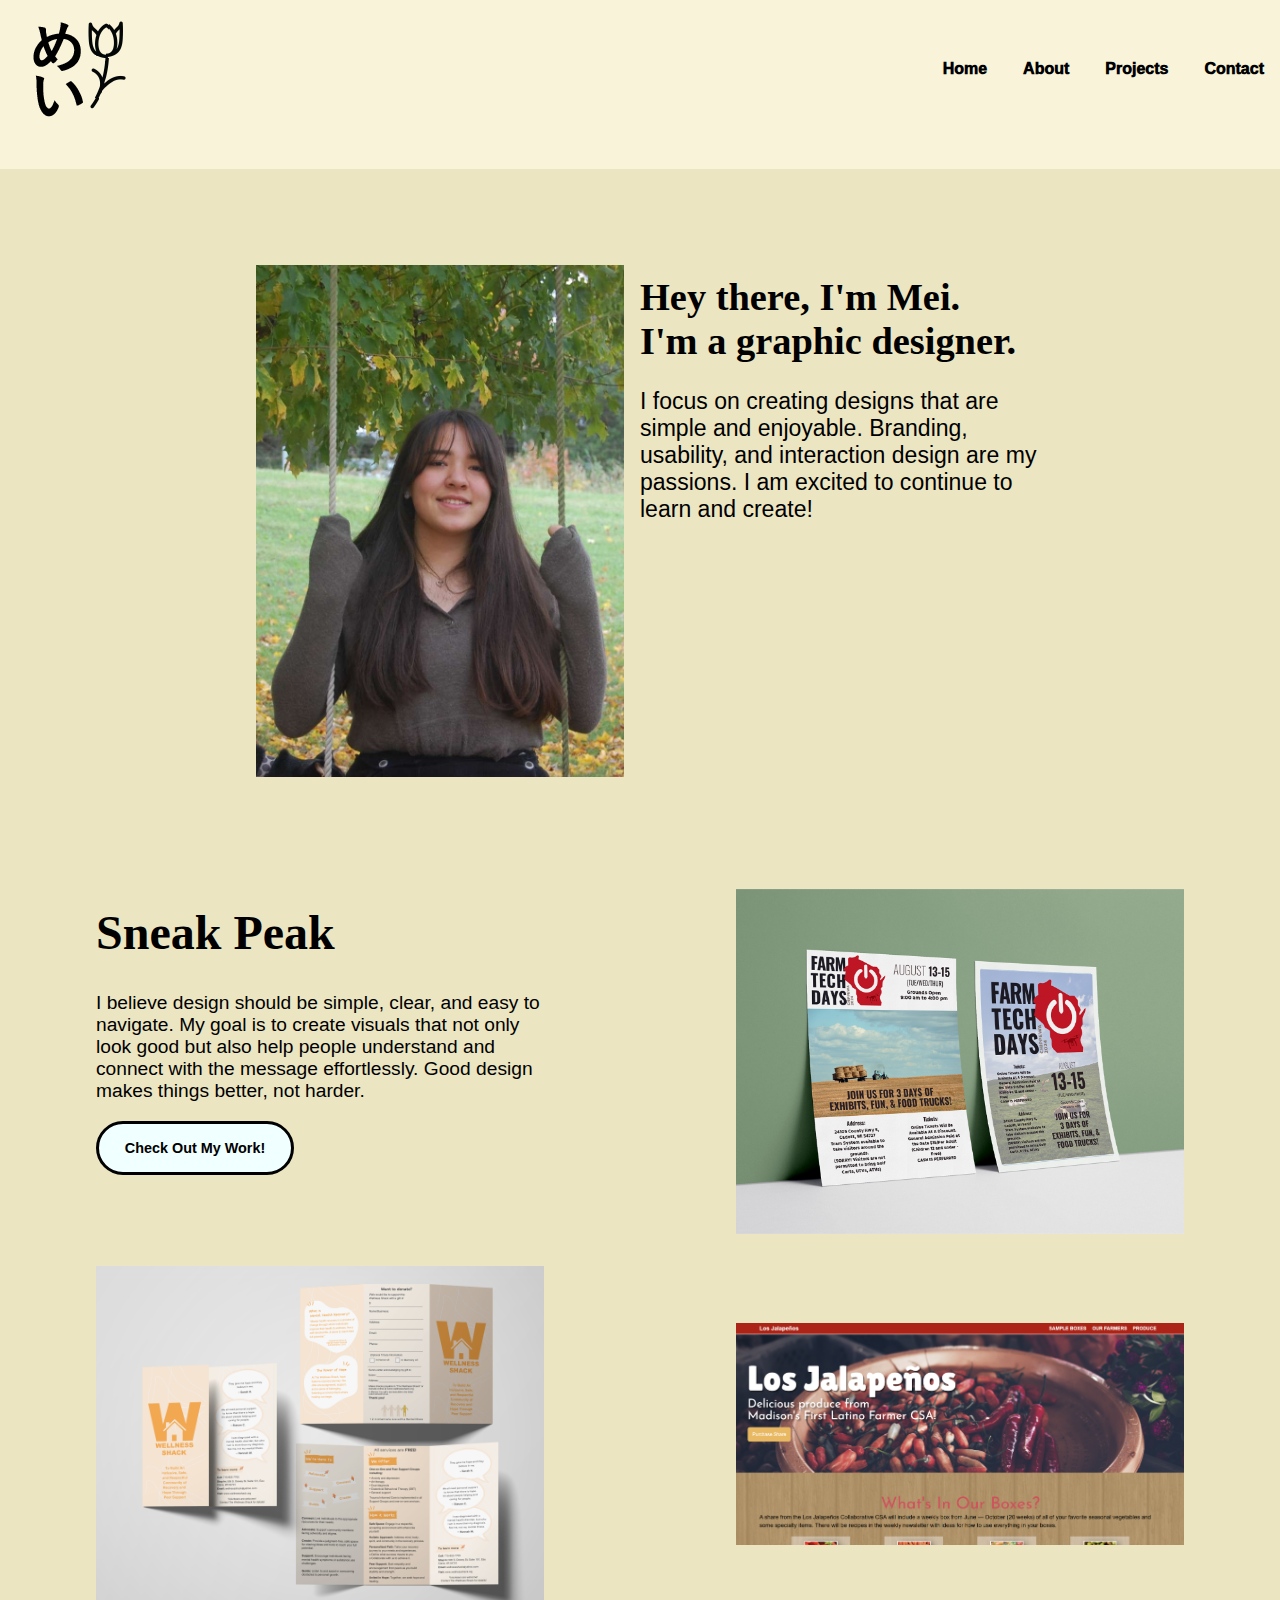
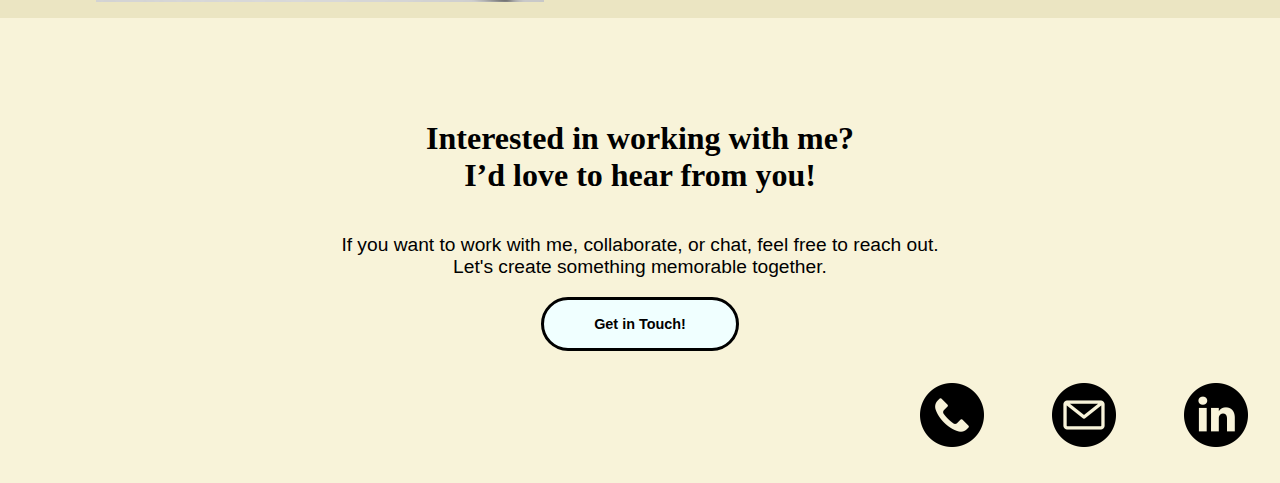
<file: index.html>
<!DOCTYPE html>
<html lang="en">
<head>
    <meta charset="UTF-8">
    <meta name="viewport" content="width=device-width, initial-scale=1.0">
    <title>Mei Rose Portfolio</title>
    <link rel="stylesheet" href="styles.css">
    <link rel="preconnect" href="https://fonts.googleapis.com">
<link rel="preconnect" href="https://fonts.gstatic.com" crossorigin>
<link href="https://fonts.googleapis.com/css2?family=Montserrat:ital,wght@0,100..900;1,100..900&display=swap" rel="stylesheet">
</head>
<body>
    <header>
        <img src="images/logo.png" alt="Mei's Logo">
        <nav>
            <a href="index.html">Home</a>
        <a href="about.html">About</a>
        <a href="Projects.html">Projects</a>
        <a href="contact.html">Contact</a>
        </nav>
    </header>

        <main>
            <div class="Hello">
            <img src="images/Mei.jpg" alt="Photo of Mei" class="Mei">
            <div class="me">
            <div><h1>Hey there, I'm Mei. <br> I'm a graphic designer.</h1>
            <p>
                I focus on creating designs that are simple and enjoyable. Branding, usability, and interaction design are my passions. I am excited to continue to learn and create!
            </p>
        </div>
        </div>
        </div>
        <div class="Work">
            <div><h1>Sneak Peak</h1>
            <div class="first-paragraph">
                <p >I believe design should be simple, clear, and easy to navigate. My goal is to create visuals that not only look good but also help people understand and connect with the message effortlessly. Good design makes things better, not harder.</p>
                <div class="actions">
                    <a href="projects.html" class="button">Check Out My Work!</a>
                </div>
            </div>
        </div>
            <img src="images/FTD.png" alt="Farm Tech days Flyers">
            <img src="images/Wellness-shack.jpg" alt="Wellness Shack Pamphlet">
            <img src="images/los-jalapenos.png" alt="Website design">
            <div class="bottom-paragraph">
                <p >I believe design should be simple, clear, and easy to navigate. My goal is to create visuals that not only look good but also help people understand and connect with the message effortlessly. Good design makes things better, not harder.</p>
                <div class="actions">
                    <a href="projects.html" class="button">Check Out My Work!</a>
                </div>
            </div>
        </div>
        
        </main>
        <footer>
            <h1>Interested in working with me? <br>
                I’d love to hear from you!</h1>
                
                <p class="chat">If you want to work with me, collaborate, or chat, feel free to reach out. <br>
                    Let's create something memorable together.</p>
                    <a href="contact.html" class="touch">Get in Touch!</a>
                    <div class="socials">
                    <a href="tel:715-553-2022"><img src="images/phone-call.png" alt="Call me"></a>  
        <a href="mailto:rosem9298@uwec.edu"><img src="images/email.png" alt="email us"></a>
        <a href="https://www.linkedin.com/in/mei-rose/"><img src="images/linkedin.png" alt="Linkedin"></a>
    </div>
        </footer>
        
</body>
</html>
</file>
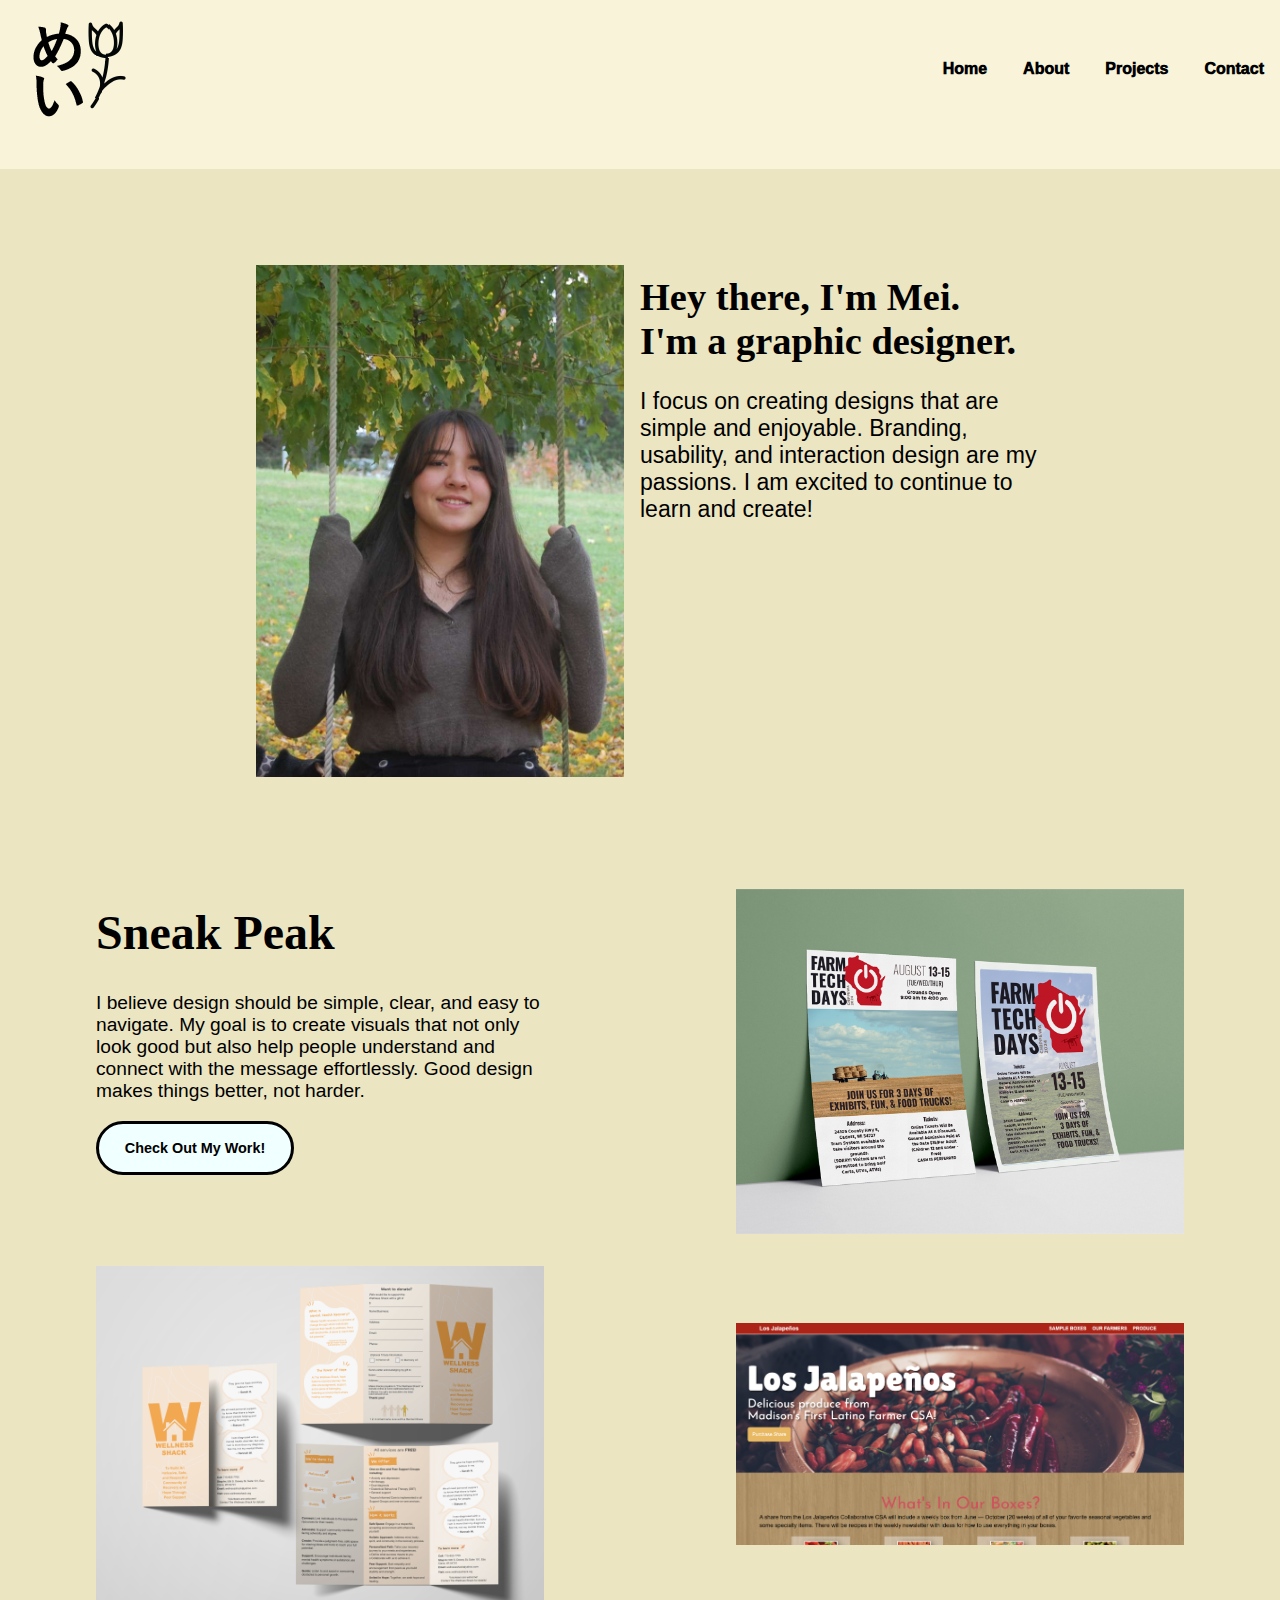
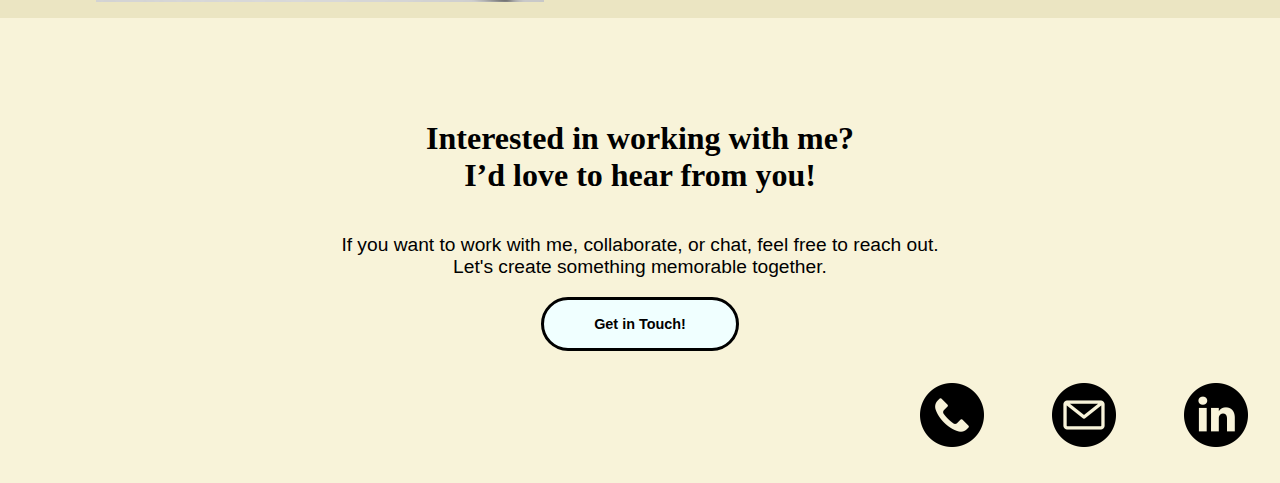
<file: Portfolio/index.html>
<!DOCTYPE html>
<html lang="en">
<head>
    <meta charset="UTF-8">
    <meta name="viewport" content="width=device-width, initial-scale=1.0">
    <title>Mei Rose Portfolio</title>
    <link rel="stylesheet" href="styles.css">
    <link rel="preconnect" href="https://fonts.googleapis.com">
<link rel="preconnect" href="https://fonts.gstatic.com" crossorigin>
<link href="https://fonts.googleapis.com/css2?family=Montserrat:ital,wght@0,100..900;1,100..900&display=swap" rel="stylesheet">
</head>
<body>
    <header>
        <img src="images/logo.png" alt="Mei's Logo">
        <nav>
            <a href="home.html">Home</a>
        <a href="about.html">About</a>
        <a href="Projects">Projects</a>
        <a href="contact.html">Contact</a>
        </nav>
    </header>

        <main>
            <div class="Hello">
            <img src="images/Mei.jpg" alt="Photo of Mei" class="Mei">
            <div class="about">
            <div><h1>Hey there, I'm Mei. <br> I'm a graphic designer.</h1>
            <p>
                I focus on creating designs that are simple and enjoyable. Branding, usability, and interaction design are my passions. I am excited to continue to learn and create!
            </p>
        </div>
        </div>
        </div>
        <div class="Work">
            <div><h1>Sneak Peak</h1>
            <div class="first-paragraph">
                <p >I believe design should be simple, clear, and easy to navigate. My goal is to create visuals that not only look good but also help people understand and connect with the message effortlessly. Good design makes things better, not harder.</p>
                <div class="actions">
                    <a href="projects.html" class="button">Check Out My Work!</a>
                </div>
            </div>
        </div>
            <img src="images/FTD.png" alt="Farm Tech days Flyers">
            <img src="images/Wellness-shack.jpg" alt="Wellness Shack Pamphlet">
            <img src="images/los-jalapenos.png" alt="Website design">
            <div class="bottom-paragraph">
                <p >I believe design should be simple, clear, and easy to navigate. My goal is to create visuals that not only look good but also help people understand and connect with the message effortlessly. Good design makes things better, not harder.</p>
                <div class="actions">
                    <a href="projects.html" class="button">Check Out My Work!</a>
                </div>
            </div>
        </div>
        
        </main>
        <footer>
            <h1>Interested in working with me? <br>
                I’d love to hear from you!</h1>
                
                <p class="chat">If you want to work with me, collaborate, or chat, feel free to reach out. <br>
                    Let's create something memorable together.</p>
                    <a href="contact.html" class="touch">Get in Touch!</a>
                    <div class="socials">
                    <a href="tel:715-553-2022"><img src="images/phone-call.png" alt="Call me"></a>  
        <a href="mailto:rosem9298@uwec.edu"><img src="images/email.png" alt="email us"></a>
        <a href="https://www.linkedin.com/in/mei-rose/"><img src="images/linkedin.png" alt="Linkedin"></a>
    </div>
        </footer>
        
</body>
</html>
</file>
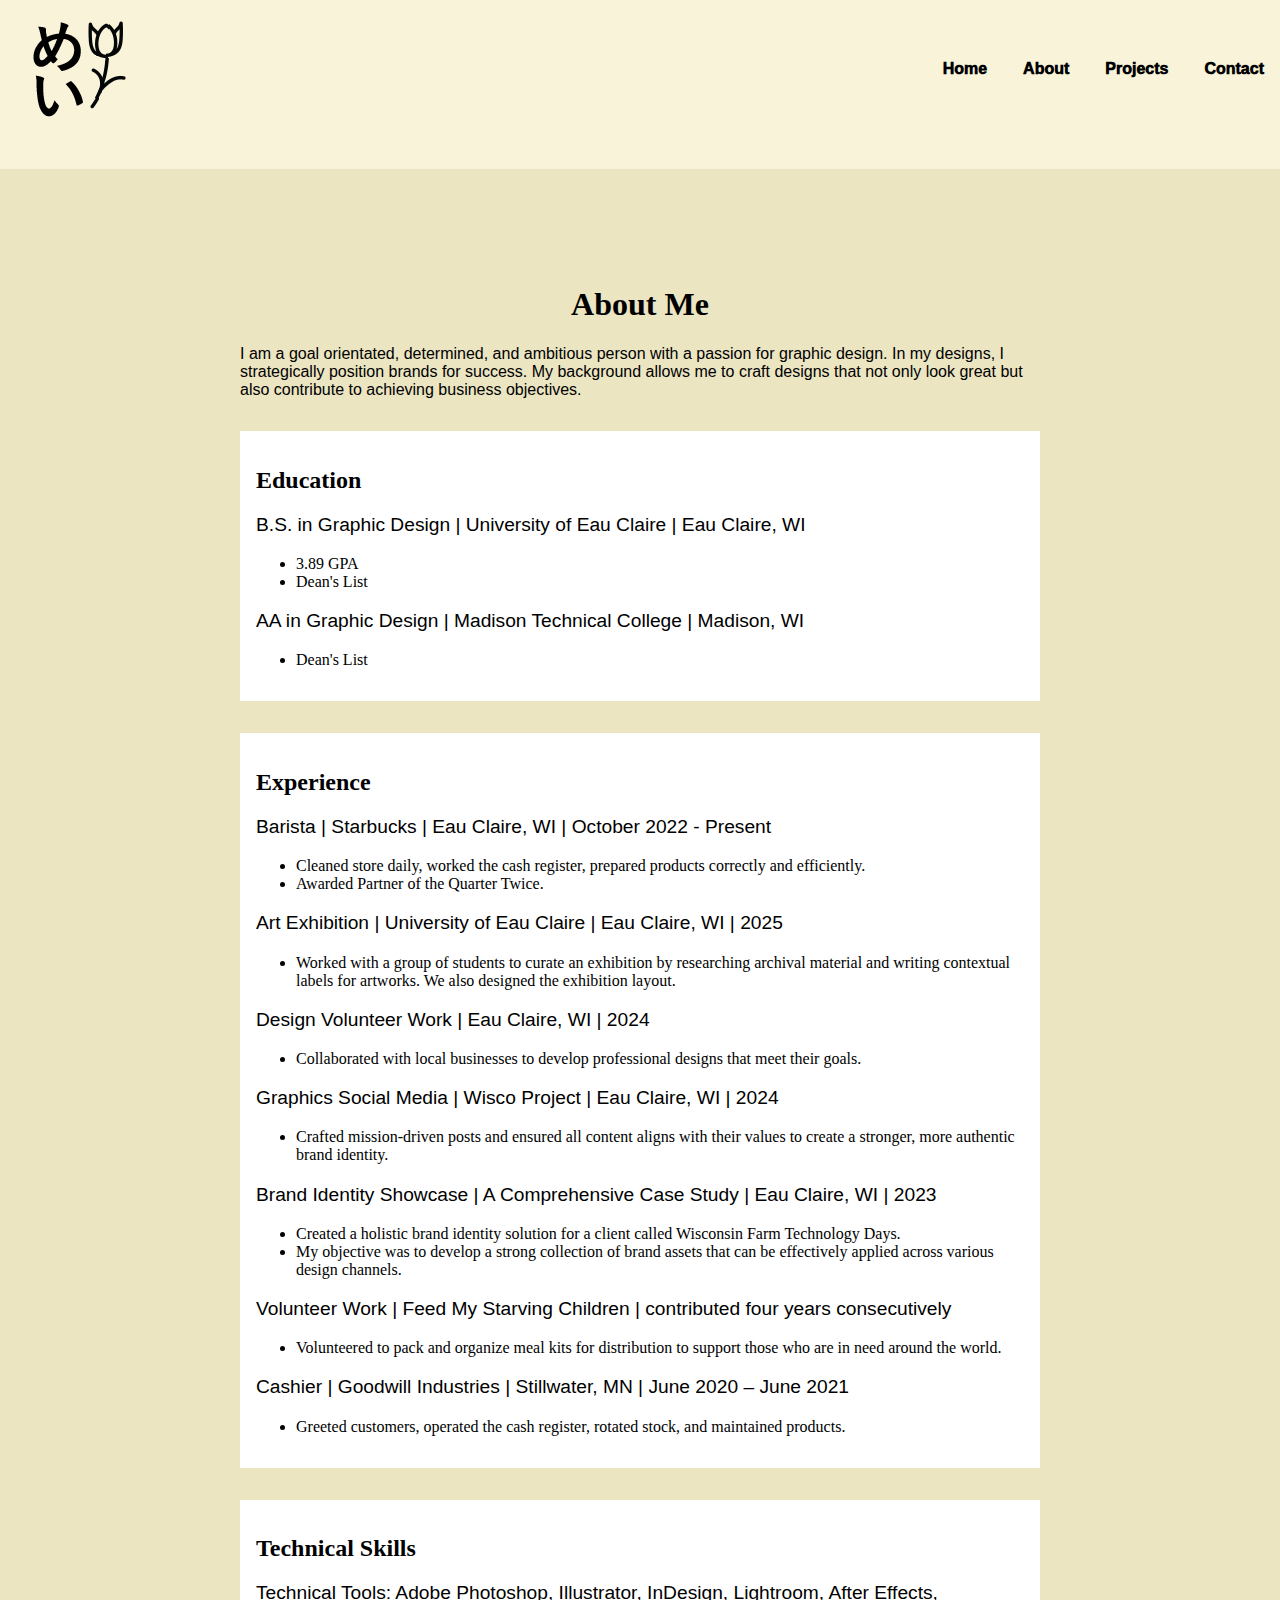
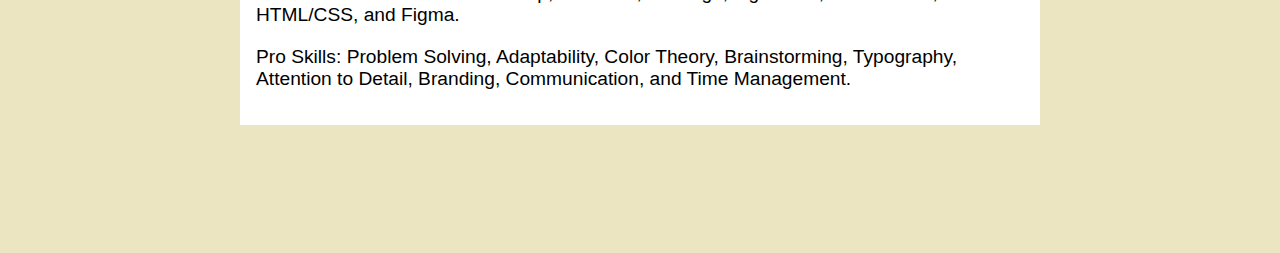
<file: about.html>
<!DOCTYPE html>
<html lang="en">
<head>
    <meta charset="UTF-8">
    <meta name="viewport" content="width=device-width, initial-scale=1.0">
    <title>About me</title>
    <link rel="stylesheet" href="styles.css">
    <link rel="preconnect" href="https://fonts.googleapis.com">
<link rel="preconnect" href="https://fonts.gstatic.com" crossorigin>
<link href="https://fonts.googleapis.com/css2?family=Montserrat:ital,wght@0,100..900;1,100..900&display=swap" rel="stylesheet">
</head>
<body>
    <header>
        <img src="images/logo.png" alt="Mei's Logo">
        <nav>
            <a href="index.html">Home</a>
        <a href="about.html">About</a>
        <a href="Projects.html">Projects</a>
        <a href="contact.html">Contact</a>
        </nav>
    </header>
    <main class="about">
        <div class="first">
        <h1>About Me</h1>
        <p class="intro">I am a goal orientated, determined, and ambitious person with a passion for graphic design. In my designs, I strategically position brands for success. My background allows me to craft designs that not only look great but also contribute to achieving business objectives.</p>
    </div>
        <div class="stuff">
        <h2>Education</h2>
        <p>B.S. in Graphic Design | University of Eau Claire | Eau Claire, WI</p>
        <ul>
            <li>3.89 GPA</li>
            <li>Dean's List</li>
        </ul>
        <p>AA in Graphic Design | Madison Technical College | Madison, WI</p>
        <ul>
            <li>Dean's List</li>
        </ul>
    </div>

    <div class="stuff">
        <h2>Experience</h2>
        <p>Barista | Starbucks | Eau Claire, WI | October 2022 - Present</p>
        <ul>
            <li>Cleaned store daily, worked the cash register, prepared products correctly and efficiently.</li>
            <li>Awarded Partner of the Quarter Twice.</li>
        </ul>
        <p>Art Exhibition | University of Eau Claire | Eau Claire, WI | 2025</p>
        <ul>
            <li>Worked with a group of students to curate an exhibition by researching archival material and writing contextual labels for artworks. We also designed the exhibition layout.</li>
        </ul>
            <p>Design Volunteer Work | Eau Claire, WI | 2024</p>
            <ul>
                <li>Collaborated with local businesses to develop professional designs that meet their goals.</li>
            </ul>

            <p>Graphics Social Media | Wisco Project | Eau Claire, WI | 2024</p>
            <ul>
                <li>Crafted mission-driven posts and ensured all content aligns with their values to create a stronger, more authentic brand identity.</li>
            </ul>

            <p>Brand Identity Showcase | A Comprehensive Case Study | Eau Claire, WI | 2023</p>
            <ul>
                <li>Created a holistic brand identity solution for a client called Wisconsin Farm Technology Days.</li>
                <li>My objective was to develop a strong collection of brand assets that can be effectively applied across various design channels.</li>
            </ul>

            <p>Volunteer Work | Feed My Starving Children | contributed four years consecutively</p>
            <ul>
                <li>Volunteered to pack and organize meal kits for distribution to support those who are in need around the world.</li>
            </ul>
            <p>Cashier | Goodwill Industries | Stillwater, MN | June 2020 – June 2021</p>
            <ul>
                <li>Greeted customers, operated the cash register, rotated stock, and maintained products.</li>
            </ul>
        </div>

        <div class="stuff">
            <h2>Technical Skills</h2>
            <p>Technical Tools: Adobe Photoshop, Illustrator, InDesign, Lightroom, After Effects, HTML/CSS, and Figma.</p>
            <p>Pro Skills: Problem Solving, Adaptability, Color Theory, Brainstorming, Typography, Attention to Detail, Branding, Communication, and Time Management.</p>
        </div>
    </main>
    
</body>
</html>
</file>
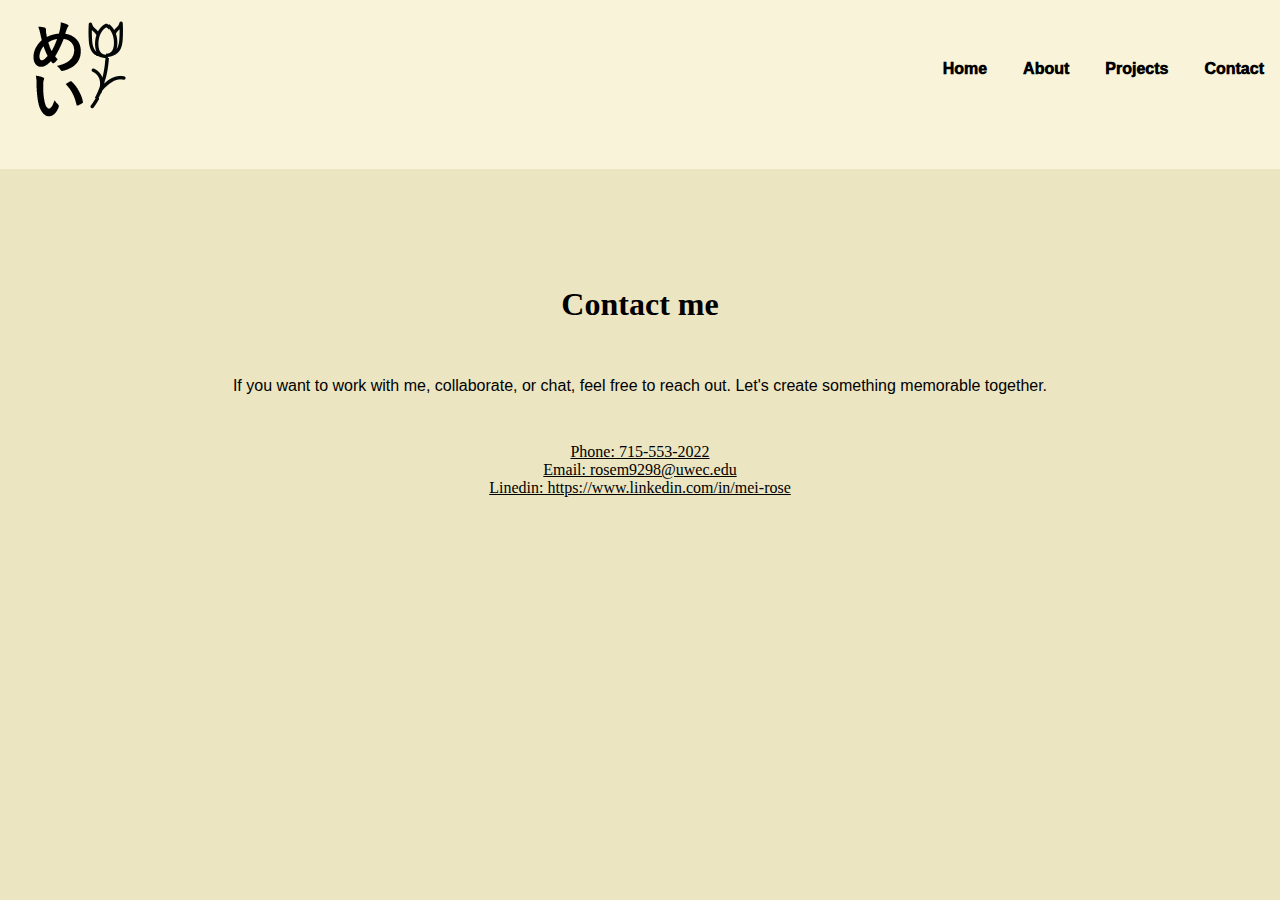
<file: contact.html>
<!DOCTYPE html>
<html lang="en">
<head>
    <meta charset="UTF-8">
    <meta name="viewport" content="width=device-width, initial-scale=1.0">
    <title>Contact me</title>
    <link rel="stylesheet" href="styles.css">
    <link rel="preconnect" href="https://fonts.googleapis.com">
<link rel="preconnect" href="https://fonts.gstatic.com" crossorigin>
<link href="https://fonts.googleapis.com/css2?family=Montserrat:ital,wght@0,100..900;1,100..900&display=swap" rel="stylesheet">
</head>
<body>
    <header>
        <img src="images/logo.png" alt="Mei's Logo">
        <nav>
            <a href="index.html">Home</a>
        <a href="about.html">About</a>
        <a href="Projects.html">Projects</a>
        <a href="contact.html">Contact</a>
        </nav>
    </header>

    <main class="contact">
        <h1> Contact me</h1>
        <p>If you want to work with me, collaborate, or chat, feel free to reach out.
            Let's create something memorable together.</p>
        <a href="tel:715-553-2022" id="contact">Phone: 715-553-2022</a>
        <br>
        <a href="mailto:rosem9298@uwec.edu">Email: rosem9298@uwec.edu</a>
        <br>
        <a href="https://www.linkedin.com/in/mei-rose"> Linedin: https://www.linkedin.com/in/mei-rose </a>
    </main>
    
</body>
</html>
</file>
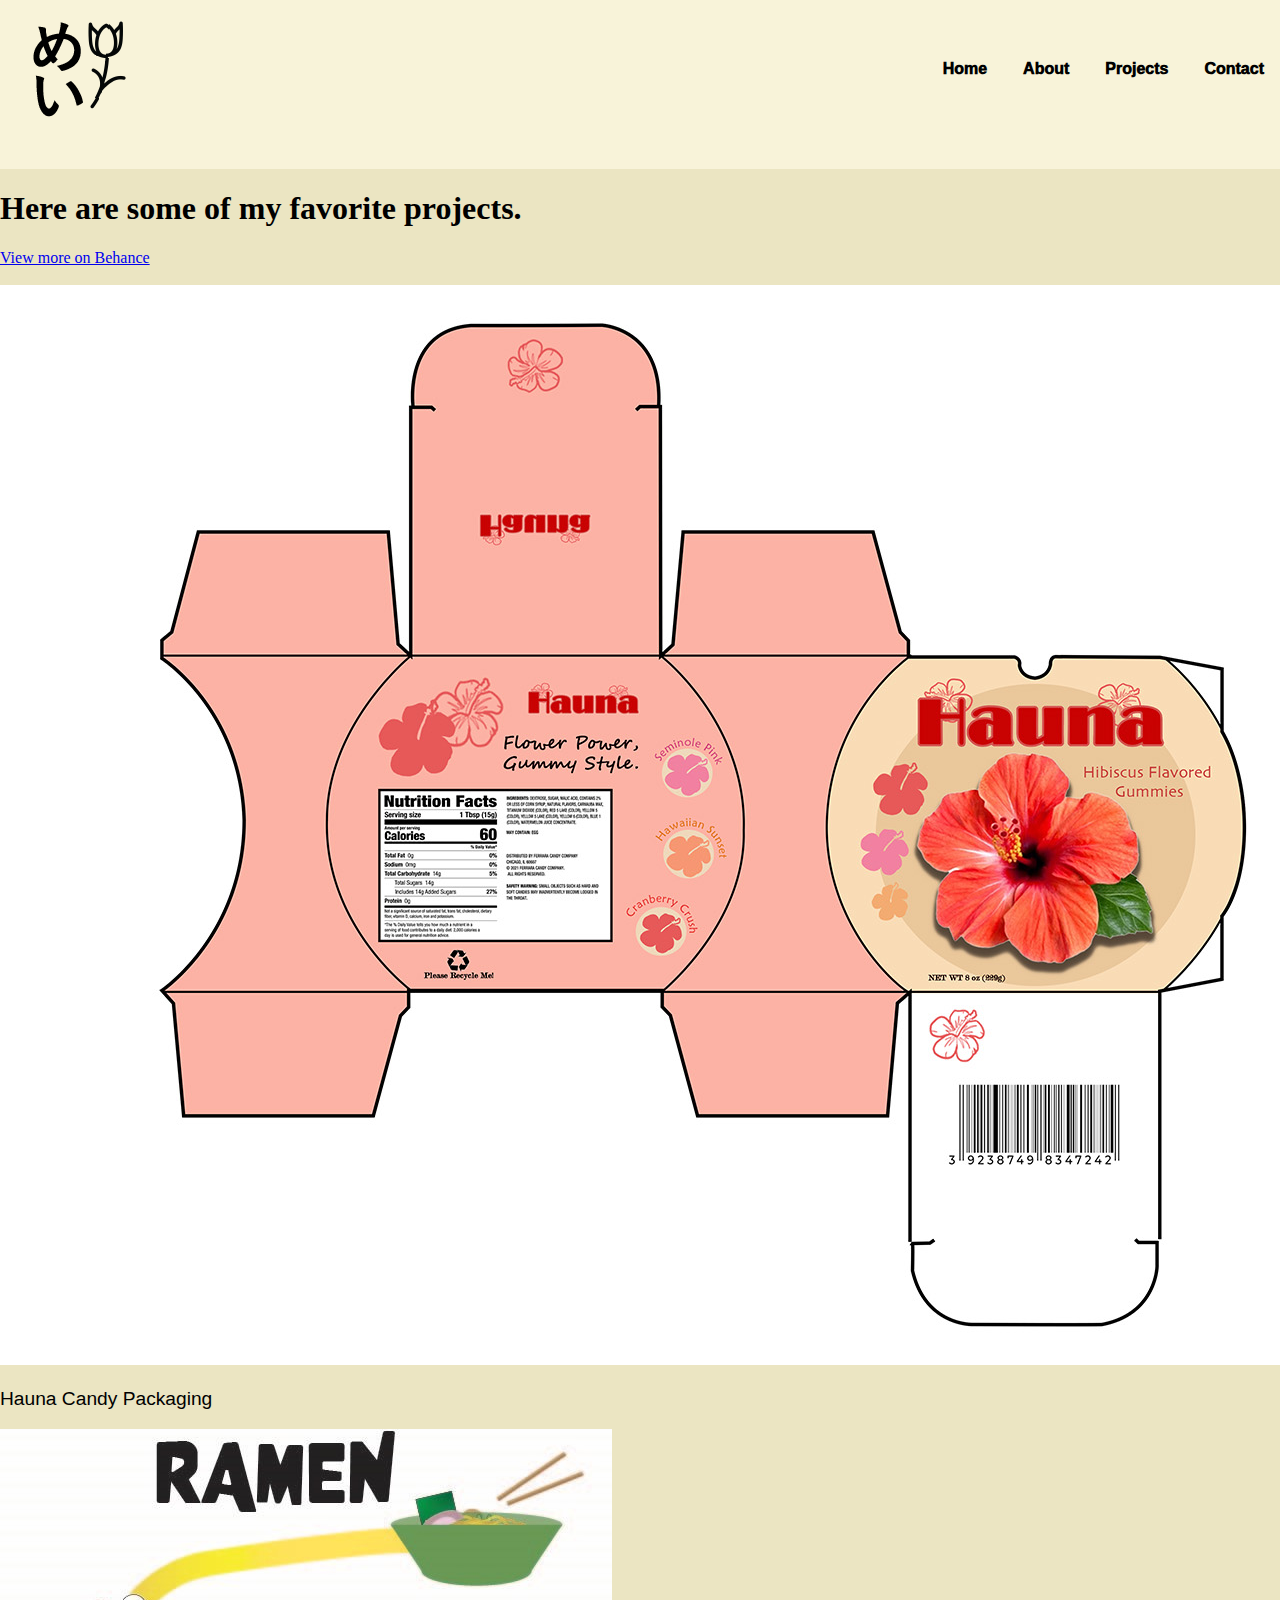
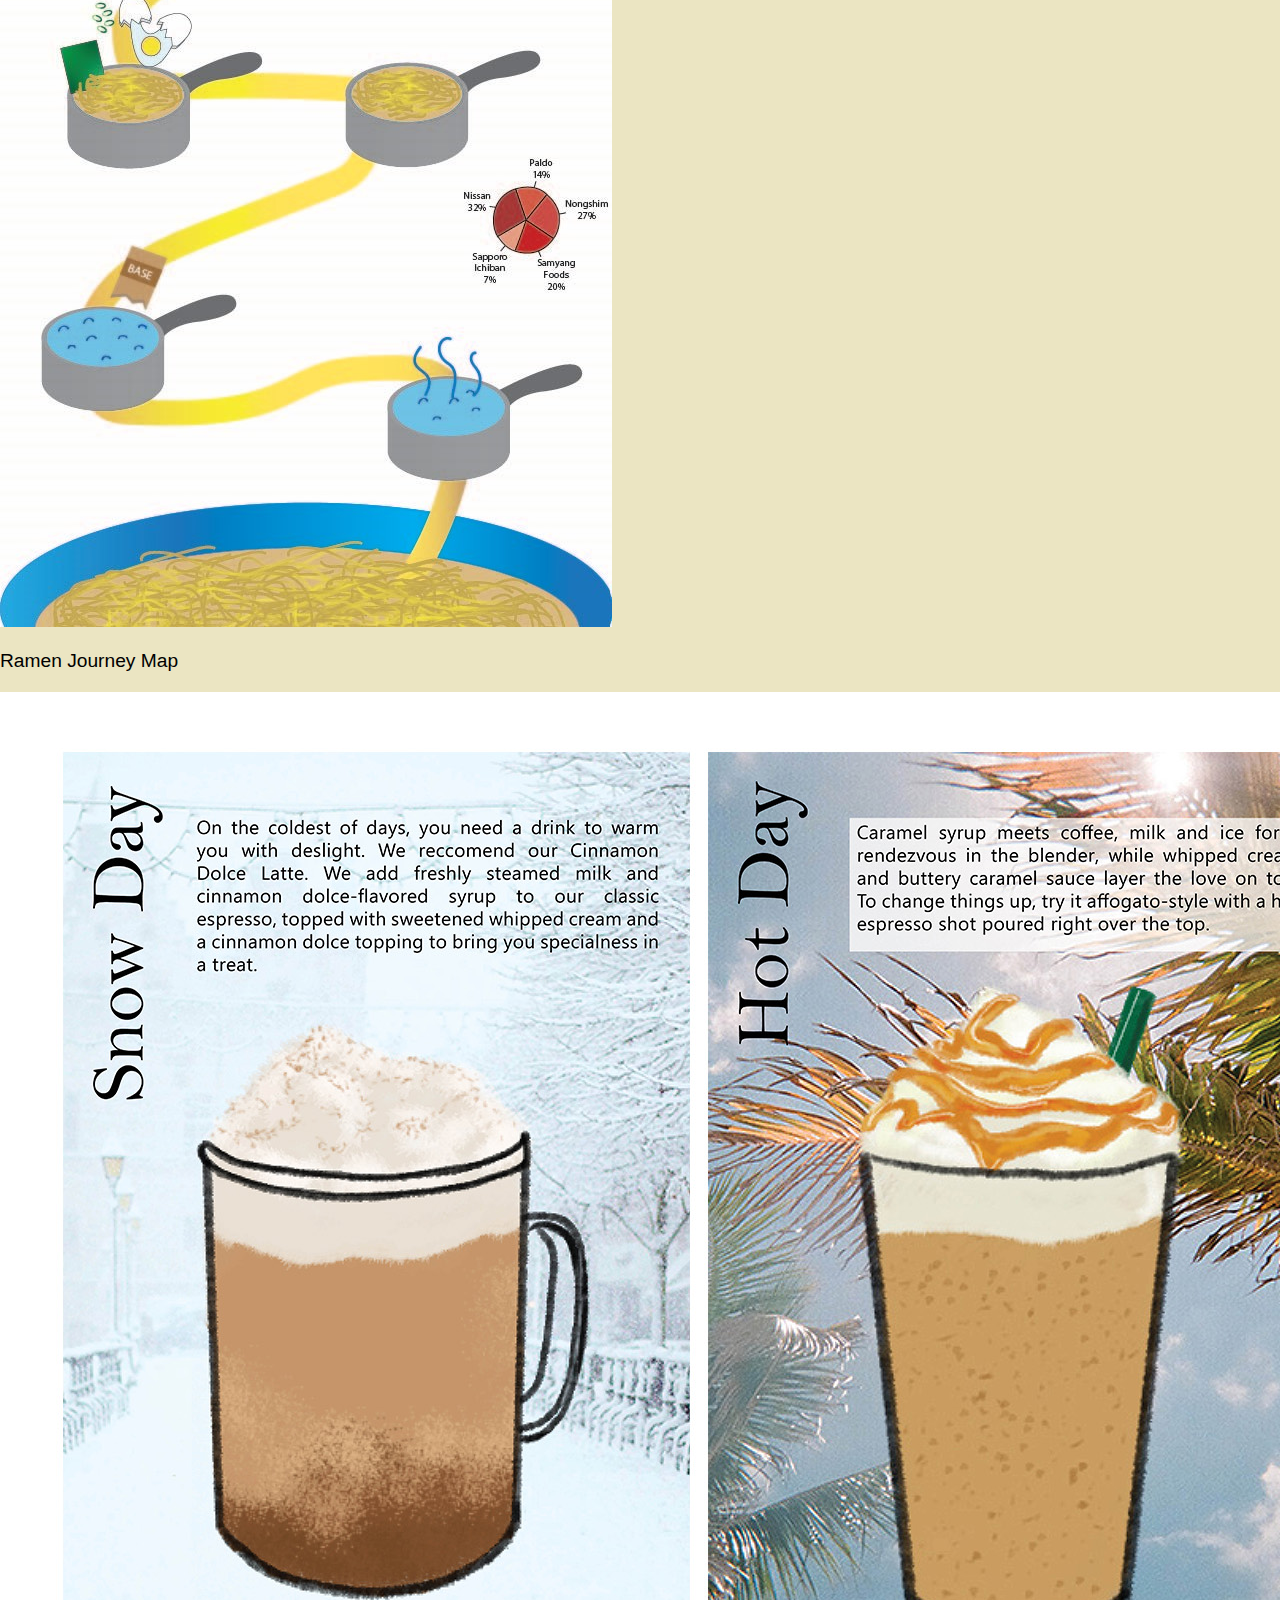
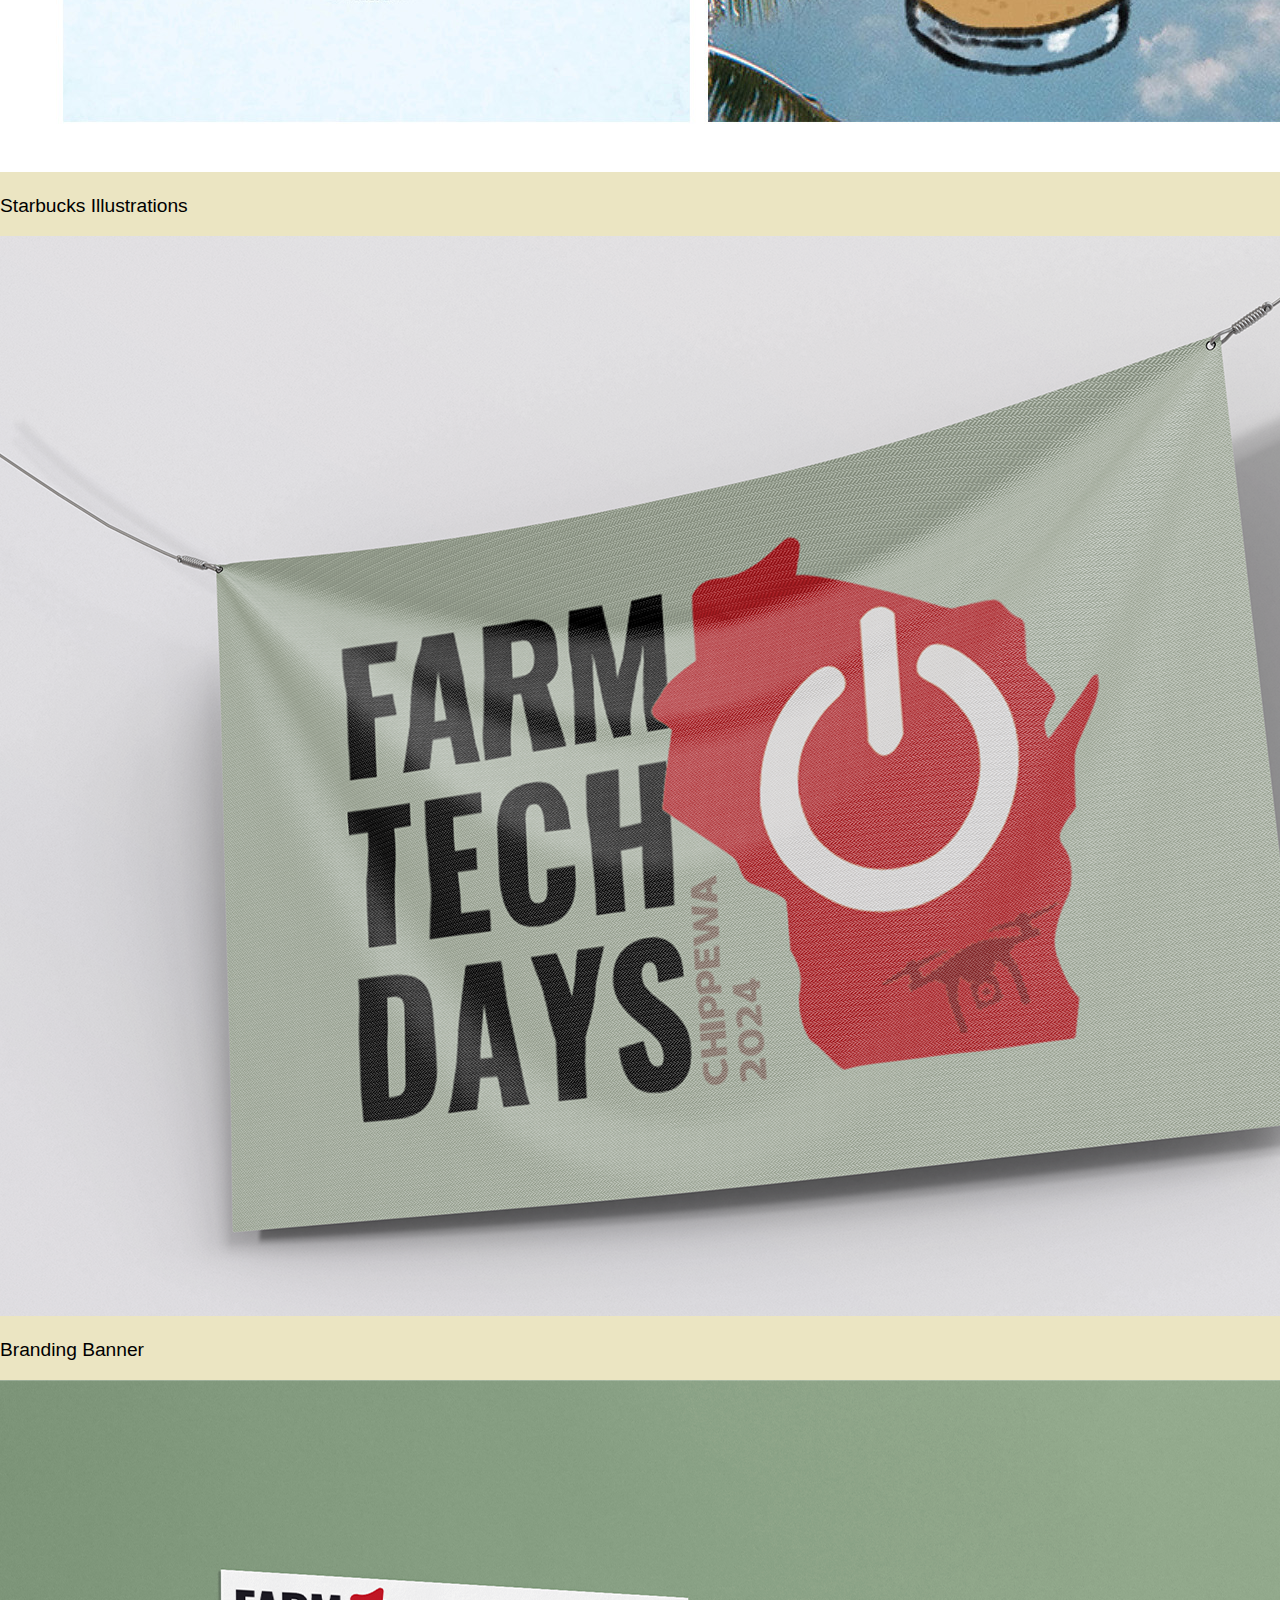
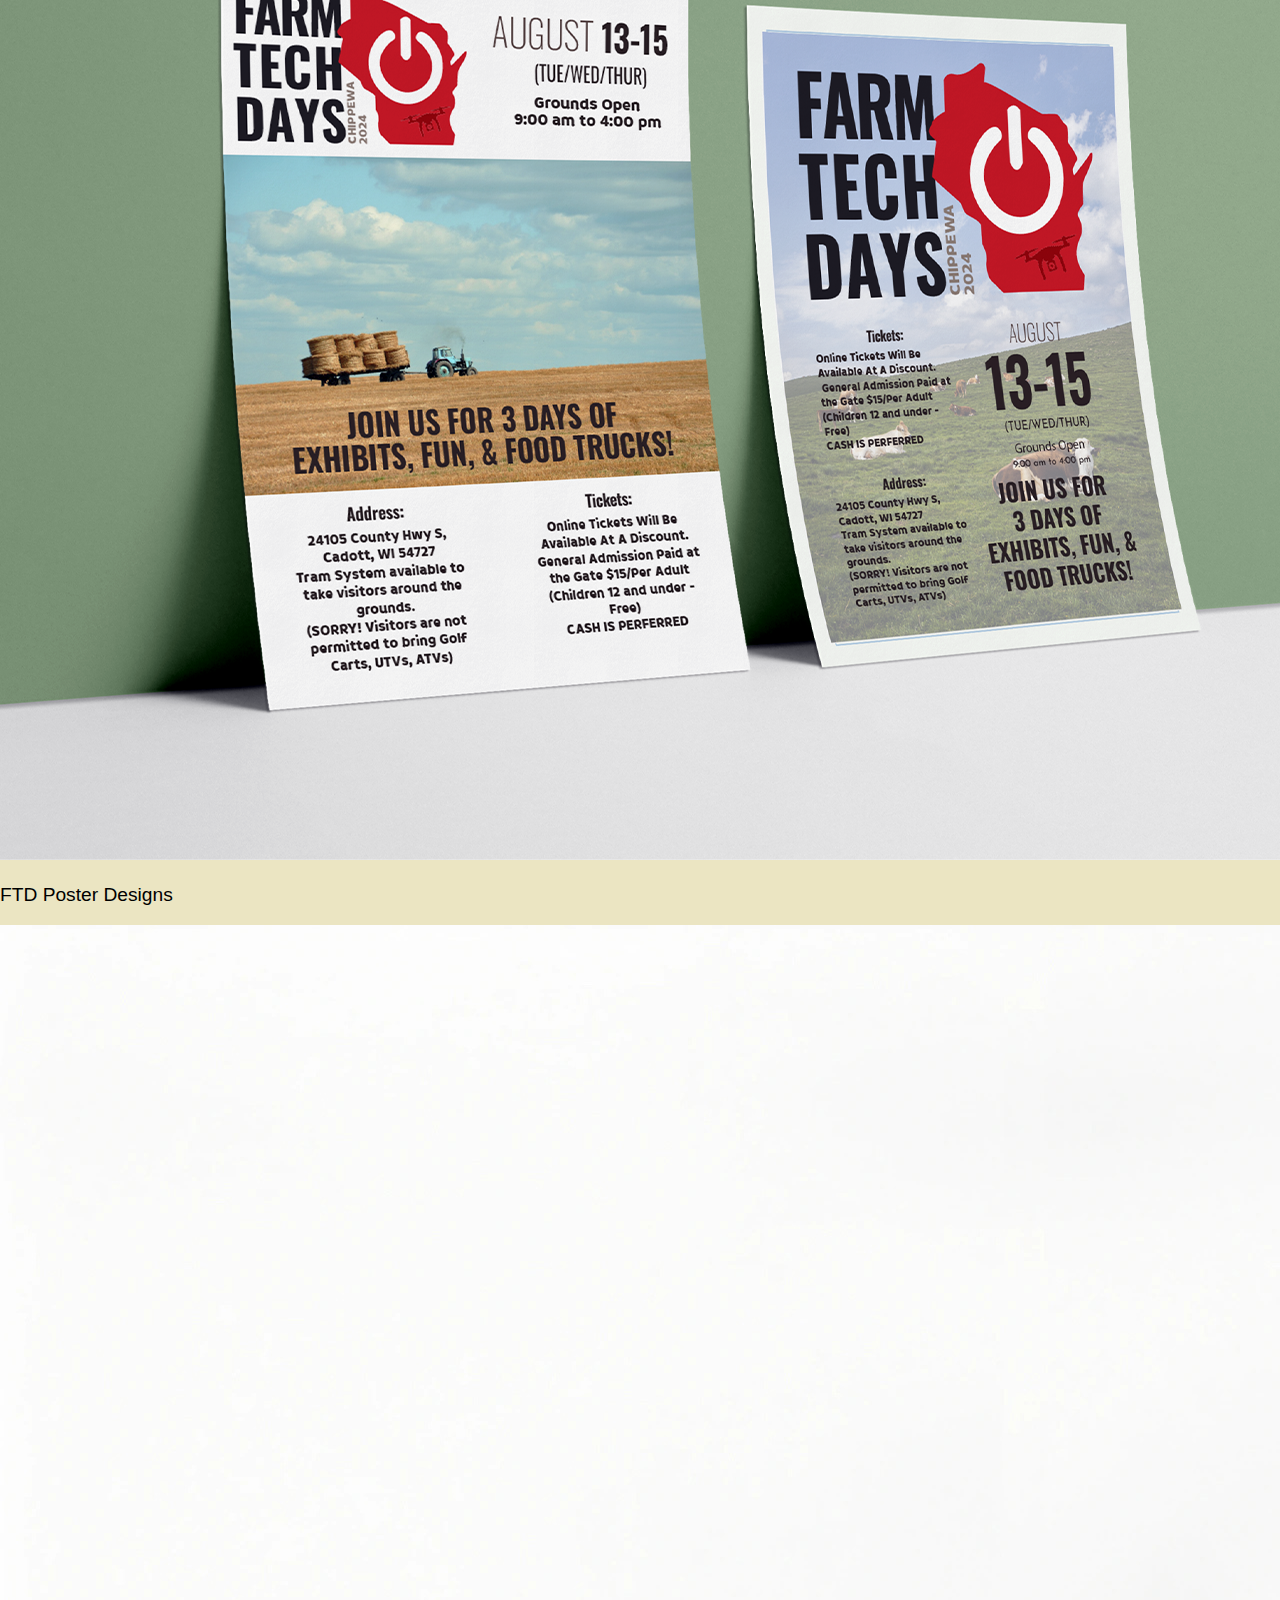
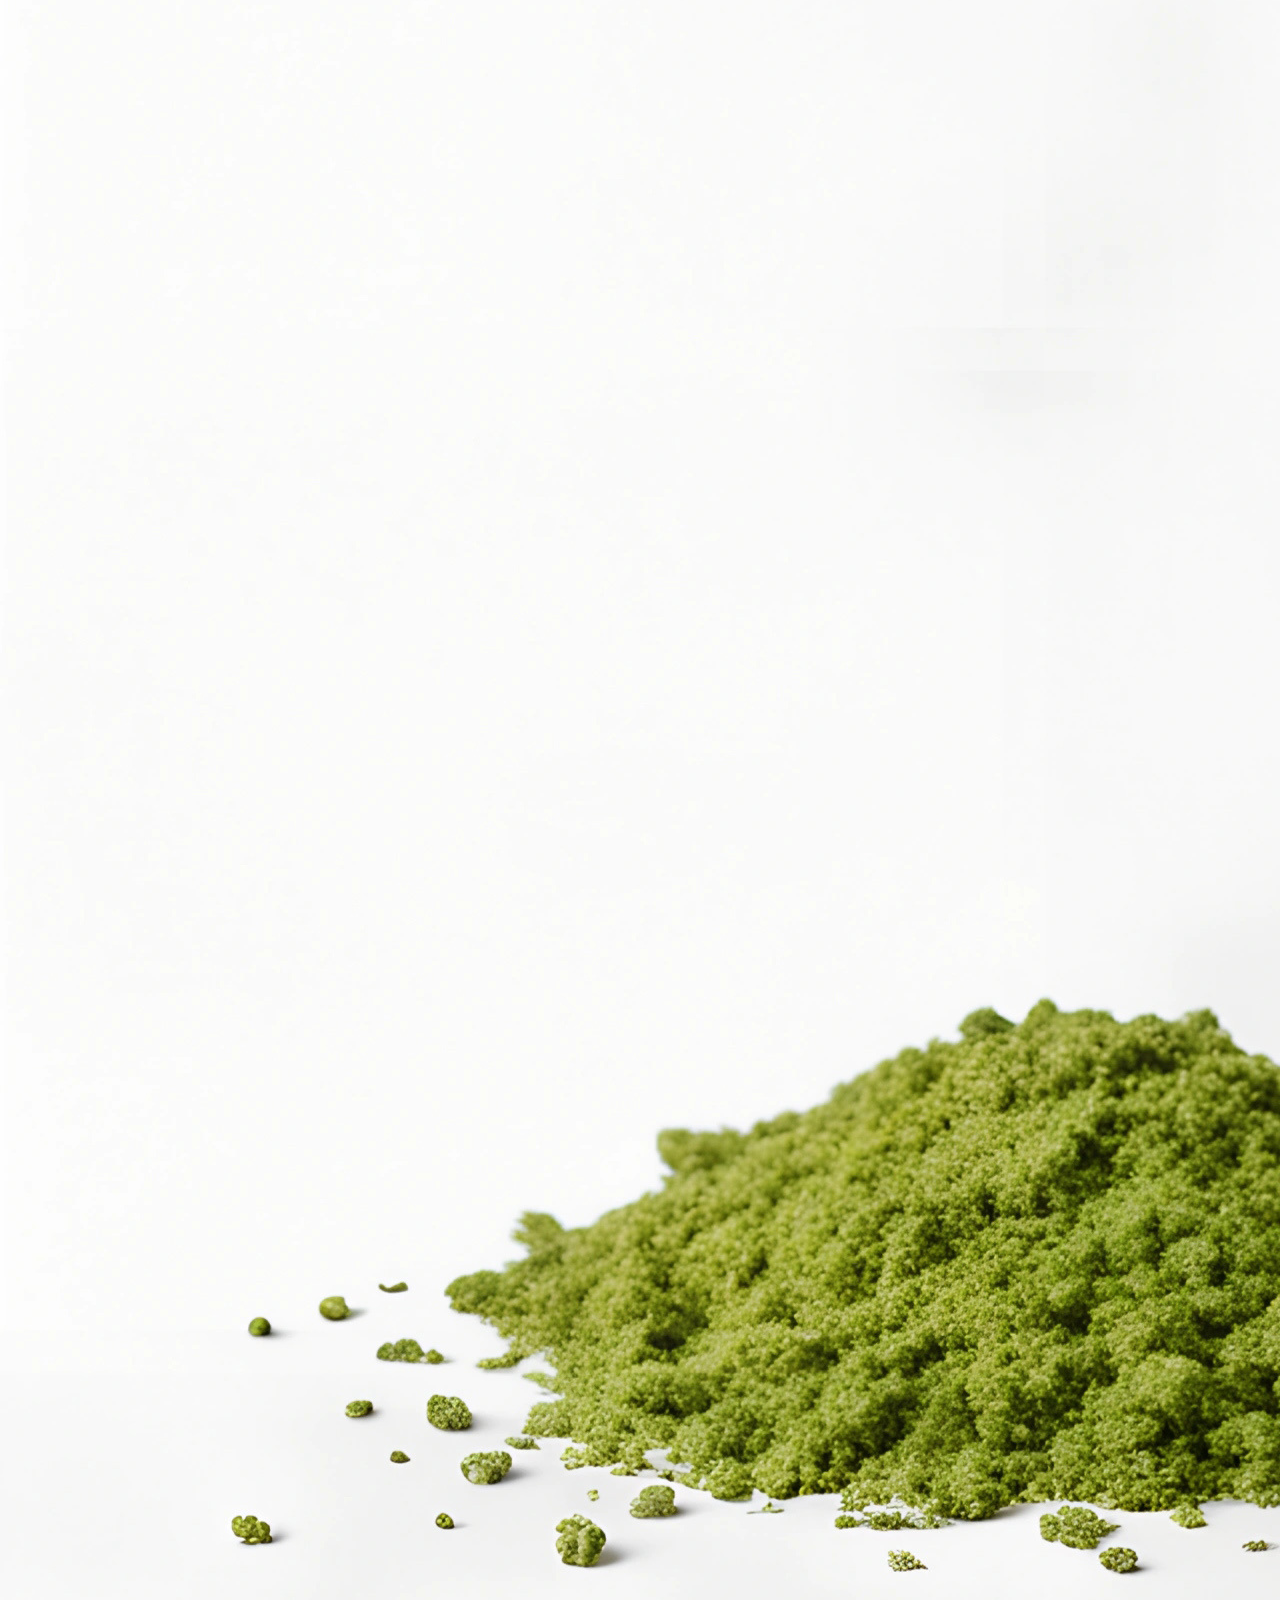
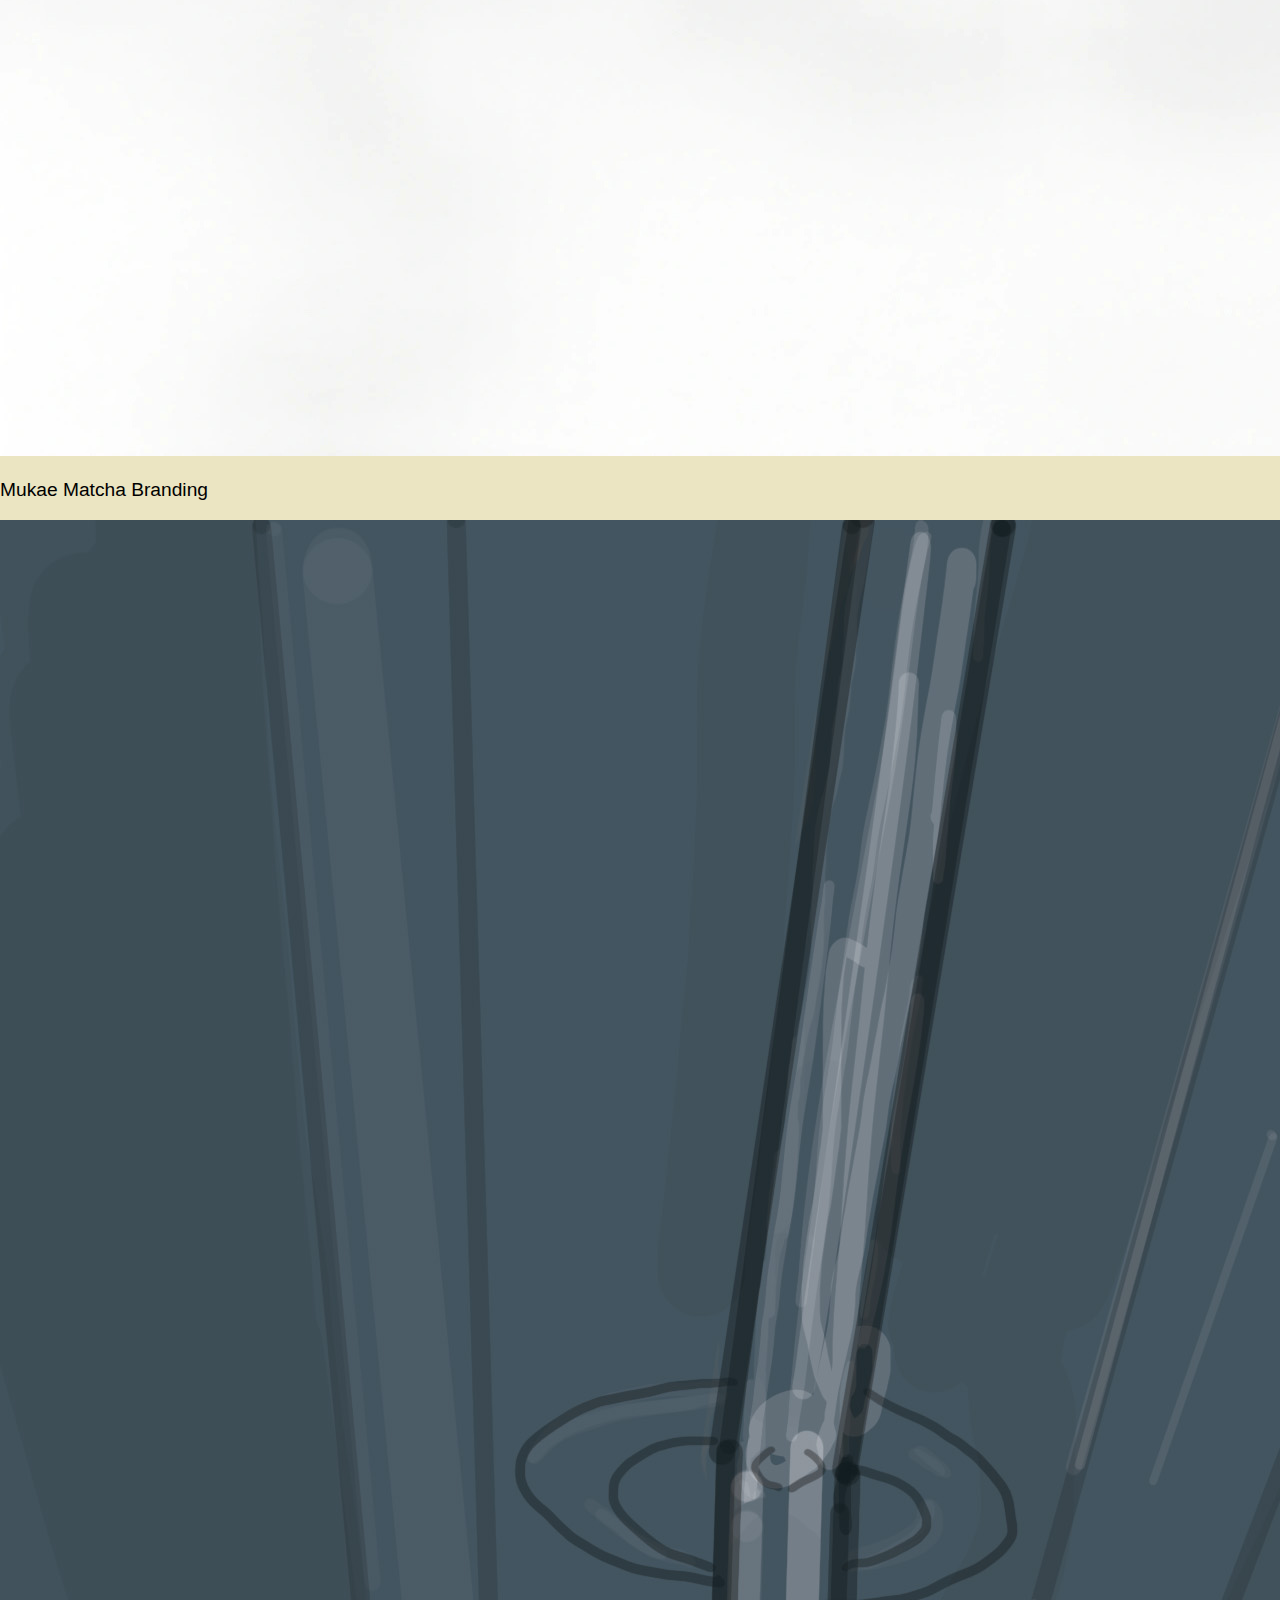
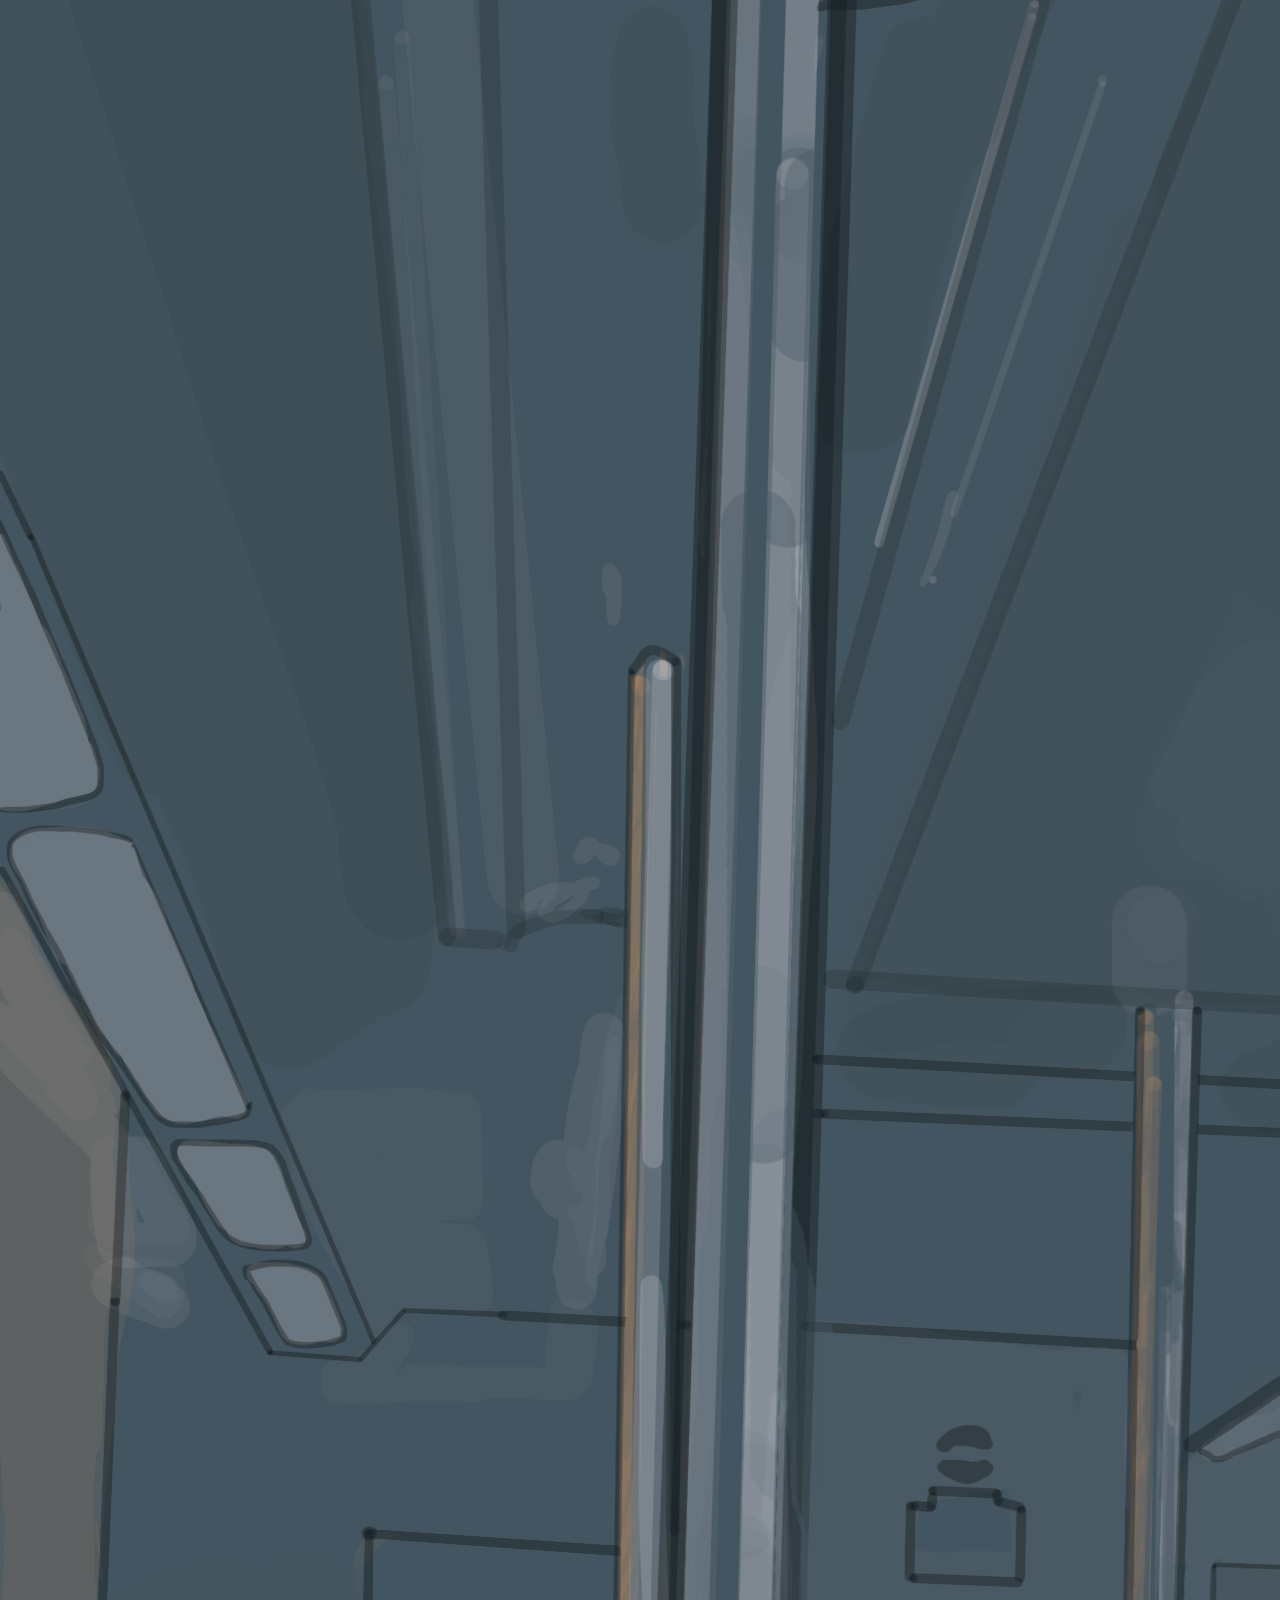
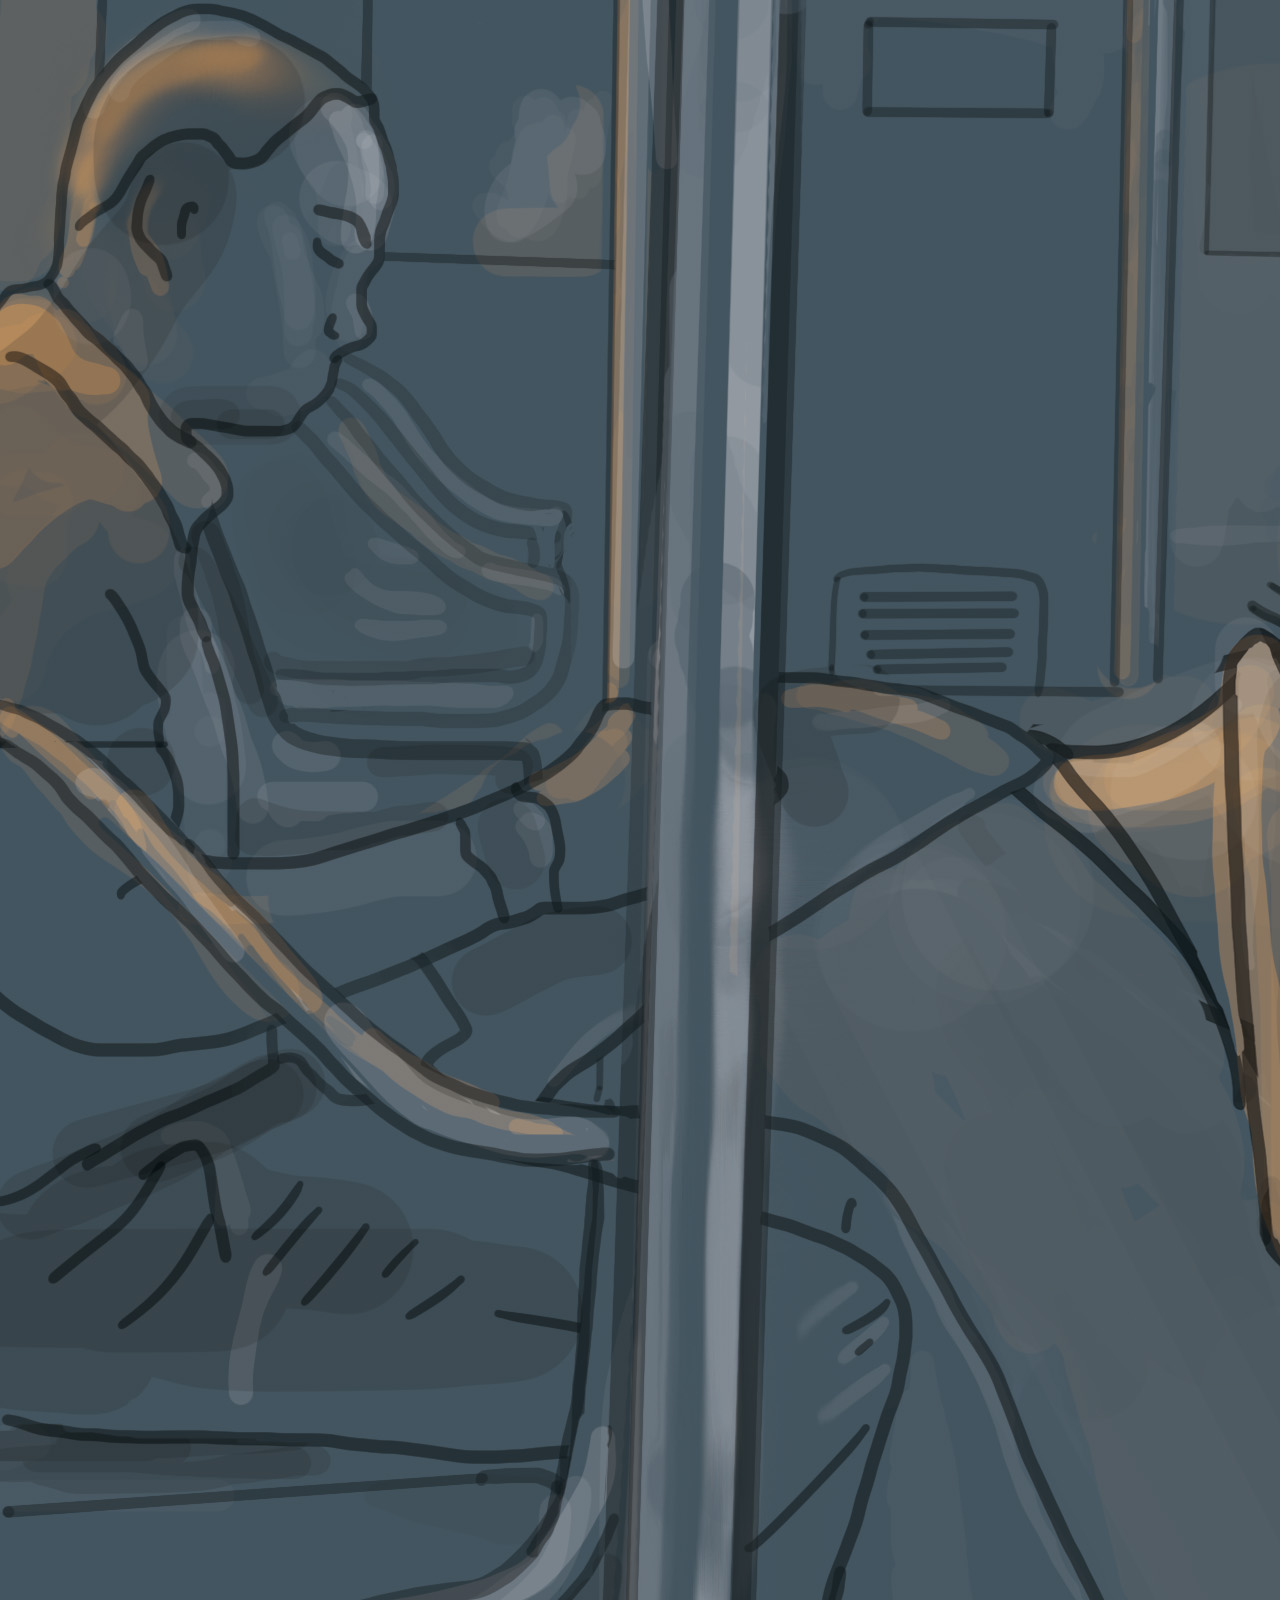
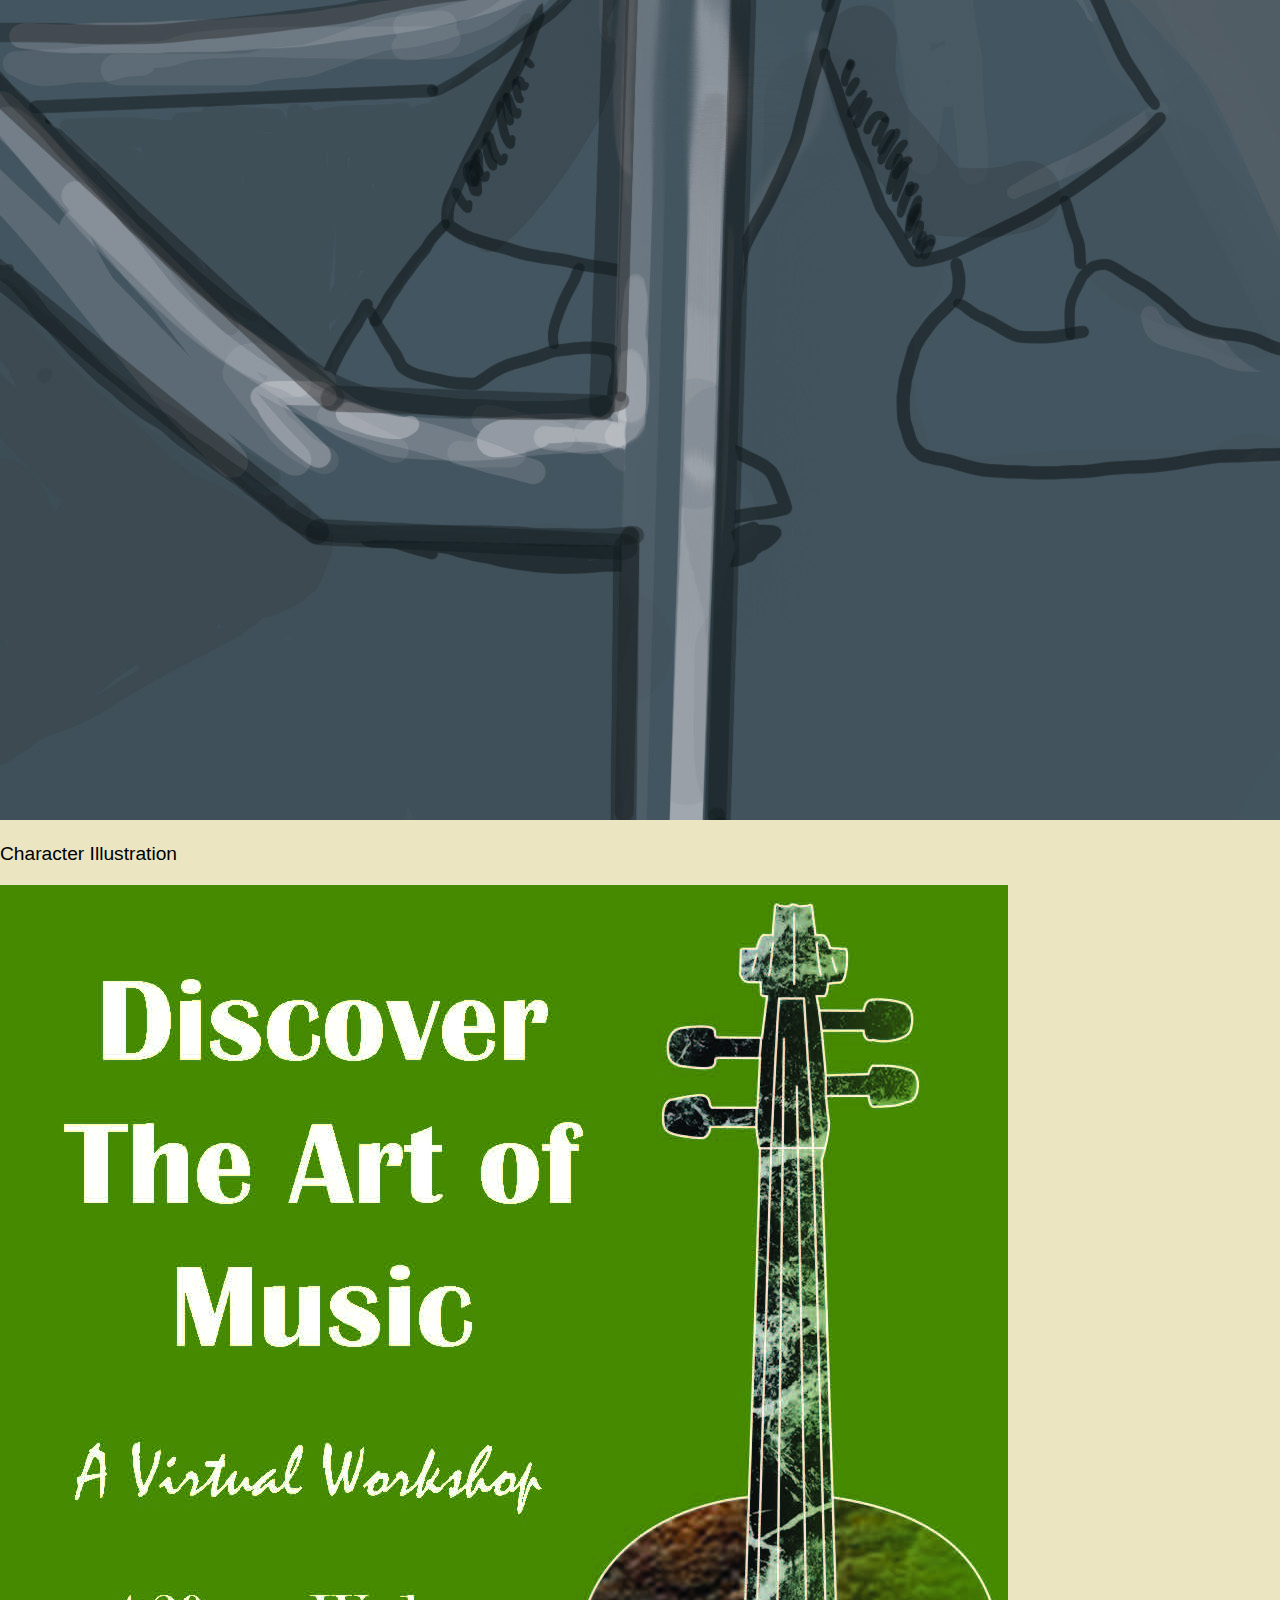
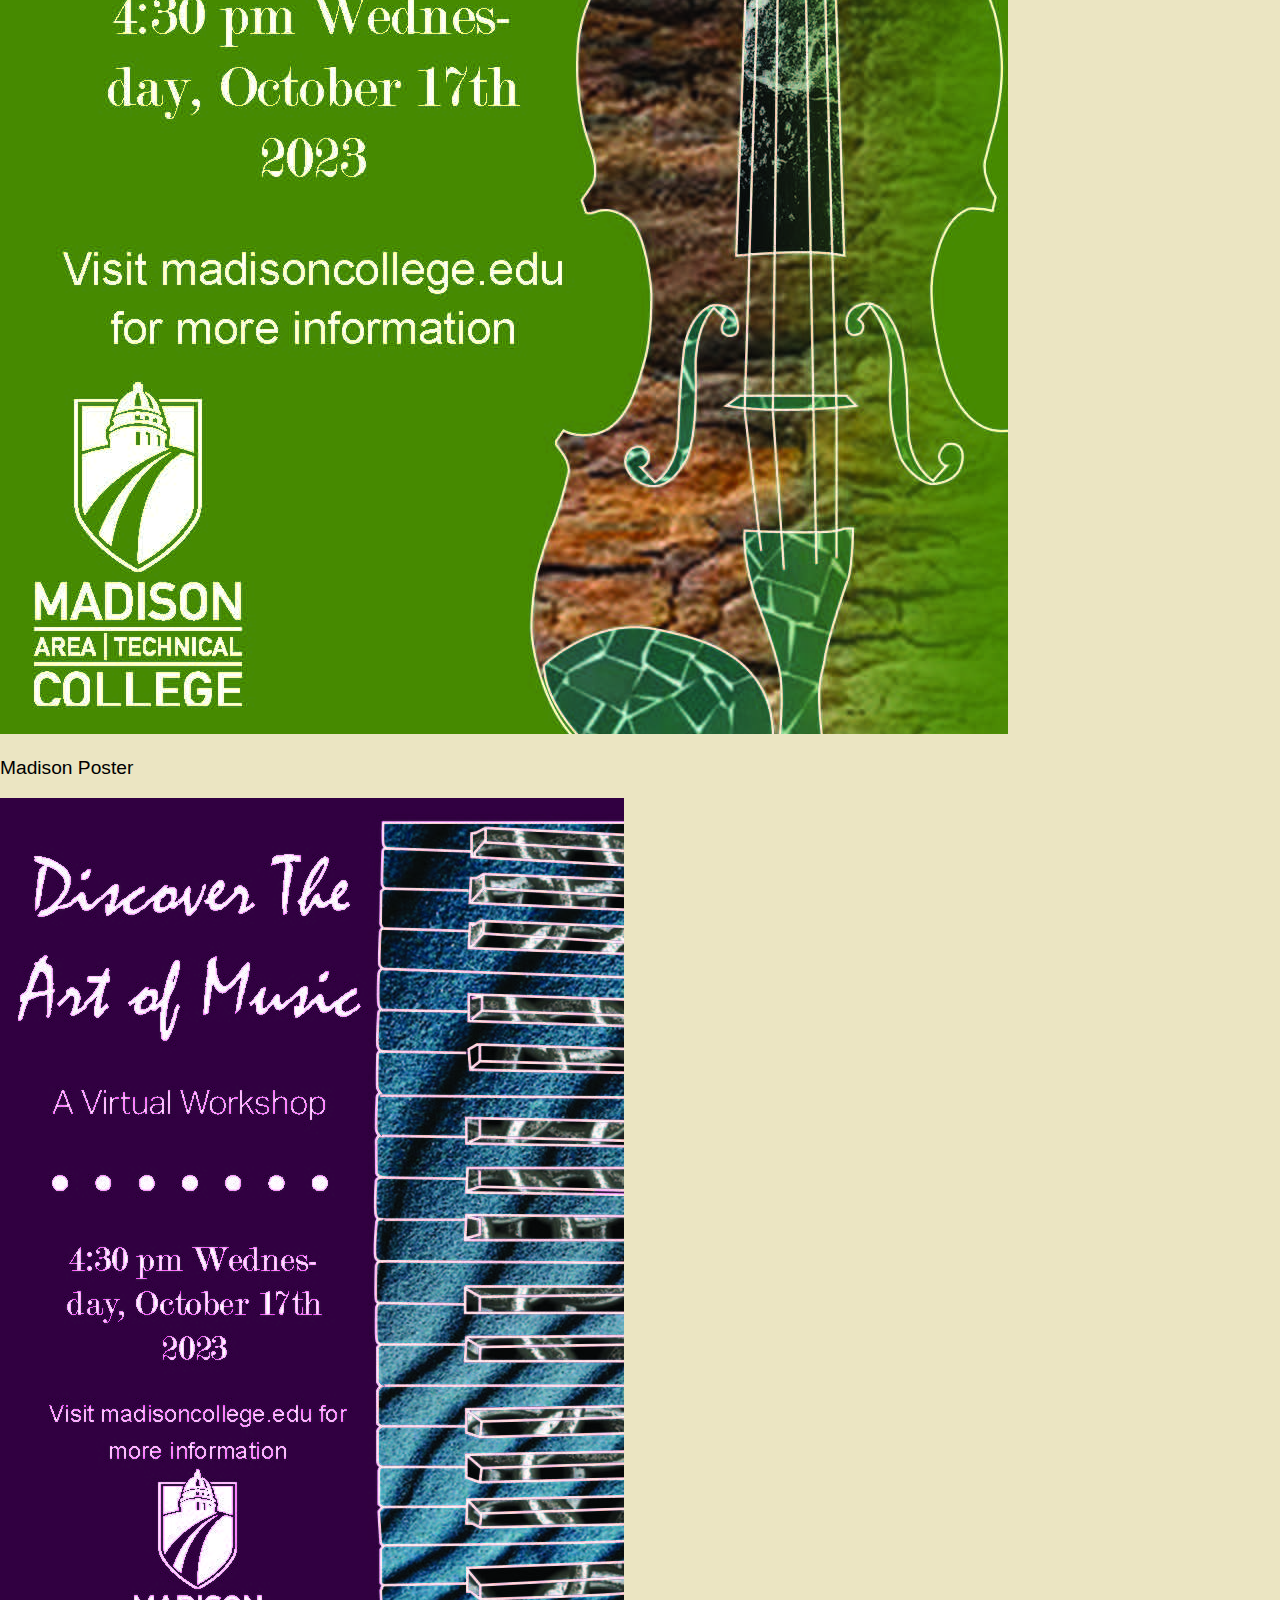
<file: Projects.html>
<!DOCTYPE html>
<html lang="en">
<head>
    <meta charset="UTF-8">
    <meta name="viewport" content="width=device-width, initial-scale=1.0">
    <title>Projects</title>
    <link rel="stylesheet" href="styles.css">
    <link rel="preconnect" href="https://fonts.googleapis.com">
<link rel="preconnect" href="https://fonts.gstatic.com" crossorigin>
<link href="https://fonts.googleapis.com/css2?family=Montserrat:ital,wght@0,100..900;1,100..900&display=swap" rel="stylesheet">
</head>
<body>
    <header>
        <img src="images/logo.png" alt="Mei's Logo">
        <nav>
            <a href="index.html">Home</a>
        <a href="about.html">About</a>
        <a href="Projects.html">Projects</a>
        <a href="contact.html">Contact</a>
        </nav>
    </header>
    <main>
        <section class="projects-section">
    <div class="here"> 
        <h1>Here are some of my favorite projects.</h1>
        <a class="behance-link" href="https://www.behance.net/m_rose" target="_blank">
            View more on Behance
          </a>
        </div>
        <br>
       
    <div class="project-grid">
        
        <div class="project-item">
          <img src="images/candy-box.jpg" alt="Hauna candy box">
          <p>Hauna Candy Packaging</p>
        </div>
  
        
        <div class="project-item">
          <img src="images/ramen.jpg" alt="Ramen project map">
          <p>Ramen Journey Map</p>
        </div>
  
        <div class="project-item">
          <img src="images/starbucks-drinks.jpg" alt="Starbucks drinks">
          <p>Starbucks Illustrations</p>
        </div>
  
        
        <div class="project-item">
          <img src="images/banner.png" alt="Logo banner">
          <p>Branding Banner</p>
        </div>
  
        <div class="project-item">
          <img src="images/FTD-posters.png" alt="logo posters">
          <p>FTD Poster Designs</p>
        </div>
  
        <div class="project-item">
          <img src="images/mukae.png" alt="Mukae Matcha">
          <p>Mukae Matcha Branding</p>
        </div>
  
        <div class="project-item">
          <img src="images/duck.jpg" alt="Duck on train">
          <p>Character Illustration</p>
        </div>
  
        <div class="project-item">
          <img src="images/poster-1.jpg" alt="Madison poster">
          <p>Madison Poster</p>
        </div>
  
        <div class="project-item">
          <img src="images/poster-2.jpg" alt="Madison poster">
          <p>Madison Poster</p>
        </div>
  
        <div class="project-item">
          <img src="images/posts-1.JPG" alt="Wisco project social media posts">
          <p>Wisco Social Posts</p>
        </div>
  
        <div class="project-item">
          <img src="images/posts-2.JPG" alt="Wisco project social media posts">
          <p>Wisco Social Posts (Set 2)</p>
        </div>
  
        <div class="project-item">
          <img src="images/posts-3.JPG" alt="Wisco Project stories">
          <p>Wisco Instagram Stories</p>
        </div>
      </div>
    </section>
  </main>
  <footer>
    <div class="socials">
    <a href="tel:715-553-2022"><img src="images/phone-call.png" alt="Call me"></a>  
<a href="mailto:rosem9298@uwec.edu"><img src="images/email.png" alt="email us"></a>
<a href="https://www.linkedin.com/in/mei-rose/"><img src="images/linkedin.png" alt="Linkedin"></a>
</div>
</footer>
</body>
</html>
</file>
<file: styles.css>
body{
    background-color: #EBE5C2;
    margin: 0;
    color: #000000;

    
}
header{
    text-align: center;
        background-color: #F8F3D9;
        padding-bottom: 2rem;  
} 
nav>a{
    color: black;
        text-decoration: none;
        font-weight: 1000;
        font-family: arial;
        padding: 1rem 1rem;
      
        
}
.Mei{
    width: 23rem;
    max-width: 50%;
    padding: 1rem;
}

.Work h1{
    font-family: arial Bold;
    text-align: center;
}
.Hello{
    display: flex;
    align-items:flex-start;
    
}
   

p{
    font-family: Arial;
    text-align: left;
    font-size: larger;
   
}

.Work img{
    width: 25rem;
    max-width: 70%;
    padding: 1rem;
    margin: auto;
    display: block;
}


.button{
    font-family: arial ;
    font-size: .9rem;
    font-weight: 800;
    padding: 1rem;
    border-radius: 2rem;
    color: black;
    background-color: azure;
    border: 3px solid black;
    display: block;
    text-align:center;
    text-decoration: none;
}
.bottom-paragraph{
    width: 25rem;
    max-width: 70%;
    padding: 1rem;
    margin: auto;
    display: block;
}
.first-paragraph{
    display: none;
}
footer{
    display: none;
}
.about {
    padding: 6rem;
    max-width: 50rem;
    margin: auto;
}
.about h1{
    text-align: center;
    padding: none;
   
}

.intro{
    
    font-size: medium;
   
}
.contact{
    padding: 6rem;
    text-align: center;
    text-decoration: none;
   
}
.contact p{
    padding: 2rem;
    text-align: center;
    text-decoration: none;
    font-size:medium;
}
.contact>a{
    color:#000000;
}

.stuff{
    background-color:#ffffff;
    padding:1rem;
   margin-top: 2rem;
   margin-bottom: 2rem;
    
}



@media (min-width: 1000px)
{
    nav{
        text-align: right;
        text-decoration: none;
       
    } 
    header{
        
            background-color: #F8F3D9;
        display: flex;
        justify-content: space-between;
        align-items: center;
        

    } 


.Hello {
    width: 50rem;
    max-width: 80%;
    padding: 1rem;
    margin: auto;
    padding-top: 5rem;
    
    
}
.Work h1{
    text-align: left;
    display: block;
    font-size: 3rem;
}
.first-paragraph{
   display: block;
    text-align: left;
    display: block;
}
.bottom-paragraph{
    display: none;
}
.Work {
    padding-top: 4rem;
    display: grid;
    grid-template-columns: 1fr 1fr;
    justify-items: center;
}
.Work img{
    width: 80rem;
    max-width: 70%;
   
}
.Work>div{
    width: 70%;
}
footer{
    padding-top: 5rem;
    display: grid;
    text-align: center;
    background-color: #F8F3D9;
}
.chat{
    text-align: center;
}
footer img{
    max-width: 5%;
    padding: 2rem;
}
.socials{
   text-align: right;
}
.button{
    width: 10rem;
}
.touch{
    font-family: arial ;
    font-size: .9rem;
    font-weight: 800;
    padding: 1rem;
    border-radius: 2rem;
    width: 10rem;
    color: black;
    background-color: azure;
    border: 3px solid black;
    display: block;
    text-align:center;
    text-decoration: none;
    margin: auto;
}
.me{
   font-size: larger;
   justify-content: right;
}

}
</file>
<file: Portfolio/styles.css>
body{
    background-color: #EBE5C2;
    margin: 0;
    color: #000000;

    
}
header{
    text-align: center;
        background-color: #F8F3D9;
        padding-bottom: 2rem;  
} 
nav>a{
    color: black;
        text-decoration: none;
        font-weight: 1000;
        font-family: arial;
        padding: 1rem 1rem;
      
        
}
.Mei{
    width: 23rem;
    max-width: 50%;
    padding: 1rem;
}

.Work h1{
    font-family: arial Bold;
    text-align: center;
}
.Hello{
    display: flex;
    align-items:flex-start;
    
}
   

p{
    font-family: Arial;
    text-align: left;
    font-size: larger;
   
}

.Work img{
    width: 25rem;
    max-width: 70%;
    padding: 1rem;
    margin: auto;
    display: block;
}


.button{
    font-family: arial ;
    font-size: .9rem;
    font-weight: 800;
    padding: 1rem;
    border-radius: 2rem;
    color: black;
    background-color: azure;
    border: 3px solid black;
    display: block;
    text-align:center;
    text-decoration: none;
}
.bottom-paragraph{
    width: 25rem;
    max-width: 70%;
    padding: 1rem;
    margin: auto;
    display: block;
}
.first-paragraph{
    display: none;
}
footer{
    display: none;
}


@media (min-width: 1000px)
{
    nav{
        text-align: right;
        text-decoration: none;
       
    } 
    header{
        
            background-color: #F8F3D9;
        display: flex;
        justify-content: space-between;
        align-items: center;
        

    } 


.Hello {
    width: 50rem;
    max-width: 80%;
    padding: 1rem;
    margin: auto;
    padding-top: 5rem;
    
    
}
.Work h1{
    text-align: left;
    display: block;
    font-size: 3rem;
}
.first-paragraph{
   display: block;
    text-align: left;
    display: block;
}
.bottom-paragraph{
    display: none;
}
.Work {
    padding-top: 4rem;
    display: grid;
    grid-template-columns: 1fr 1fr;
    justify-items: center;
}
.Work img{
    width: 80rem;
    max-width: 70%;
   
}
.Work>div{
    width: 70%;
}
footer{
    padding-top: 5rem;
    display: grid;
    text-align: center;
    background-color: #F8F3D9;
}
.chat{
    text-align: center;
}
footer img{
    max-width: 5%;
    padding: 2rem;
}
.socials{
   text-align: right;
}
.button{
    width: 10rem;
}
.touch{
    font-family: arial ;
    font-size: .9rem;
    font-weight: 800;
    padding: 1rem;
    border-radius: 2rem;
    width: 10rem;
    color: black;
    background-color: azure;
    border: 3px solid black;
    display: block;
    text-align:center;
    text-decoration: none;
    margin: auto;
}
.about{
   font-size: larger;
   justify-content: right;
}

}
</file>
